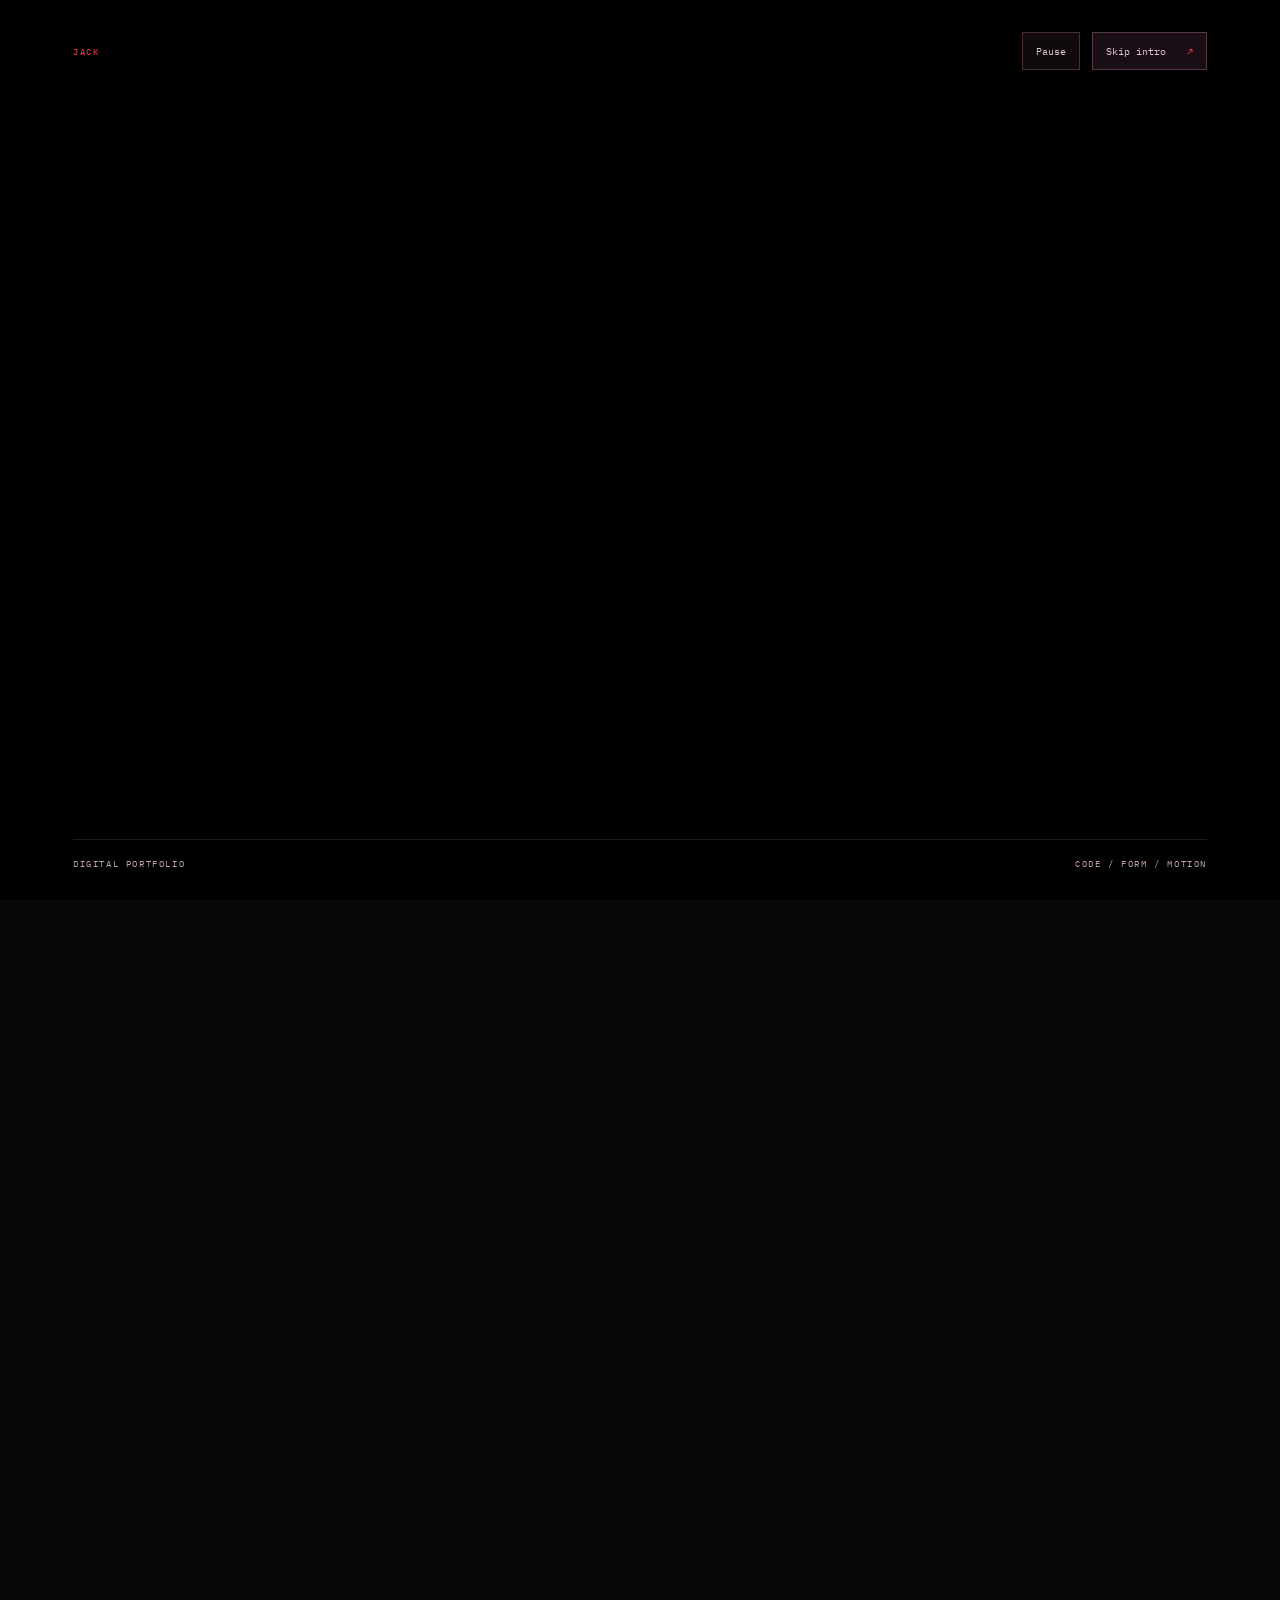
<file: index.html>
<!doctype html>
<html lang="en">
<head>
  <meta charset="utf-8">
  <meta name="viewport" content="width=device-width, initial-scale=1">
  <meta name="theme-color" content="#070708">
  <meta name="description" content="Jack — a digital portfolio of p5.js experiments, TouchDesigner studies, three.js and creative computing.">
  <title>Jack — Digital Portfolio</title>
  <link rel="icon" href="./favicon.svg?v=seamless-line-1" type="image/svg+xml">
  <link rel="stylesheet" href="./styles.css?v=threejs-15">
  <link rel="stylesheet" href="./card-previews.css?v=interactive-14-1">
  <script src="./projects.js?v=seamless-line-1" defer></script>
  <script src="./project-links.js?v=threejs-entry-16" defer></script>
  <script src="./card-previews.js?v=interactive-14-1" defer></script>
  <script src="./app.js?v=threejs-entry-16" defer></script>
  <script src="./portfolio-media.js?v=codeflow-red-9" defer></script>
  <script src="./motion.js?v=responsive-12" defer></script>
  <script src="./codeflow-reveal.js?v=codeflow-9" defer></script>
</head>
<body>
  <a class="skip-link" href="#work">Skip to work</a>
  <div id="hero-scene-viewport" aria-hidden="true">
  <div id="hero-scene" class="hero-media">
    <video id="hero-codeflow-video" loop muted playsinline preload="none" aria-hidden="true"></video>
    <div id="hero-character-layer">
      <img id="hero-poster" src="./hero-video-final.webp?v=seamless-line-1" width="1920" height="1080" alt="" fetchpriority="high">
      <video id="intro-character-video" muted playsinline preload="metadata" aria-hidden="true" hidden></video>
    </div>
  </div>
  </div>
  <div id="intro-name-stage" aria-hidden="true" hidden>
    <video id="intro-name-video" muted playsinline preload="auto" hidden></video>
    <img id="intro-name-still" width="1920" height="1080" alt="" hidden>
  </div>
  <div id="intro-overlay" class="intro-overlay" aria-label="Portfolio opening animation" aria-hidden="true" hidden>
    <div class="intro-topline"><span>JACK</span><div class="intro-actions"><button id="pause-intro" type="button" aria-pressed="false">Pause</button><button id="skip-intro" type="button">Skip intro <span aria-hidden="true">↗</span></button></div></div>
    <div class="intro-bottomline"><span>DIGITAL PORTFOLIO</span><span>CODE / FORM / MOTION</span></div>
  </div>
  <header class="site-header">
    <a class="brand name-brand" href="#top" aria-label="Jack home"><span>Jack</span></a>
    <nav aria-label="Main navigation"><a href="#work" class="nav-work">Work <span>09</span></a><a href="#digital">TouchDesigner</a><a href="#threejs">three.js</a><a href="#about">About</a></nav>
    <a class="header-link" href="https://editor.p5js.org/jkan349/collections/qvees2nPr" target="_blank" rel="noopener noreferrer">p5.js collection <span aria-hidden="true">↗</span></a>
  </header>

  <main id="top">
    <section class="hero" aria-labelledby="hero-title">
      <div class="hero-shade" aria-hidden="true"></div>
      <div class="hero-grid" aria-hidden="true"></div>
      <div class="hero-identity" id="hero-motion-region">
        <div class="identity-frame" aria-hidden="true"><span>+</span><span>+</span><span>+</span><span>+</span></div>
        <canvas id="hero-motion" aria-hidden="true"></canvas>
        <div id="hero-wordmark" class="hero-wordmark"><span class="wordmark-text">Jack</span><img id="hero-wordmark-image" src="./jack-wordmark.webp?v=alpha-name-7" width="1146" height="475" alt="" aria-hidden="true" hidden></div>
        <div class="identity-caption" aria-hidden="true"><span class="status-dot"></span> CODE / FORM / MOTION <span>01 / ∞</span></div>
      </div>
      <div class="hero-copy">
        <div class="eyebrow"><span class="status-dot"></span> JACK KAN / CREATIVE COMPUTING</div>
        <h1 id="hero-title">Digital <em>Portfolio</em><span class="title-point">.</span></h1>
        <p>A space for experiments in code, interaction,<br class="desktop-break"> and digital form. Built one sketch at a time.</p>
        <a class="primary-button" href="#work">Explore the work <span aria-hidden="true">↘</span></a>
        <div class="hero-tags"><span>P5JS</span><i>/</i><span>TOUCHDESIGNER</span><i>/</i><span>THREE.JS</span></div>
      </div>
      <p class="hero-character-title"><strong><span class="sr-only">ITACHI UCHIHA</span><span class="hero-character-typed" aria-hidden="true"><span style="--i:0">I</span><span style="--i:1">T</span><span style="--i:2">A</span><span style="--i:3">C</span><span style="--i:4">H</span><span style="--i:5">I</span><span style="--i:6"> </span><span style="--i:7">U</span><span style="--i:8">C</span><span style="--i:9">H</span><span style="--i:10">I</span><span style="--i:11">H</span><span style="--i:12">A</span></span></strong></p>
      <div class="motion-controls"><button id="replay-intro" type="button" aria-label="Replay intro">↻ Replay intro</button><button id="toggle-motion" type="button" aria-pressed="false">Pause motion</button></div>
      <div class="hero-bottom"><span>CLASS PORTFOLIO <b>—</b> AN OPEN EXPLORATION</span><a href="#work">SCROLL TO DISCOVER <span aria-hidden="true">↓</span></a></div>
    </section>

    <section class="work section-shell" id="work" aria-labelledby="work-title">
      <svg class="feather-defs" width="0" height="0" aria-hidden="true" focusable="false"><defs><linearGradient id="feather-red" x1=".1" y1="1" x2=".85" y2="0"><stop stop-color="#39101c"/><stop offset=".52" stop-color="#9e2538"/><stop offset="1" stop-color="#e64654"/></linearGradient><symbol id="raven-feather" viewBox="0 0 80 180"><path d="M22 148C10 129 12 109 17 91L25 103 20 77C28 53 41 28 56 8C67 37 70 66 65 86L56 94 64 91C62 109 54 126 45 135L43 121 37 144 28 154Z" fill="url(#feather-red)" fill-opacity=".55"/><g fill="none" stroke-linecap="round"><path d="M18 173C26 146 38 92 56 8" stroke="#ed4b59" stroke-width="1.25"/><path d="M26 143 16 119M29 132 16 106M32 120 19 92M35 108 22 79M38 95 28 63M41 82 33 51M44 69 39 39M47 56 45 29M50 42 50 20M28 144 42 132M31 133 50 119M34 121 56 106M37 108 60 91M40 95 64 77M43 82 66 64M46 69 65 51M49 56 63 38M52 41 60 25" stroke="#e34153" stroke-width=".65" opacity=".76"/><path d="M20 168 27 145" stroke="#ff8c93" stroke-width=".65"/></g></symbol></defs></svg>
      <div class="section-heading"><div class="archive-title"><p class="section-kicker">01 / THE ARCHIVE</p><h2 id="work-title">Selected work<span class="accent">.</span></h2><svg class="section-feather feather--archive" aria-hidden="true" focusable="false"><use href="#raven-feather"/></svg></div><p class="section-description">Small experiments. New possibilities.<br>A collection of work from creative coding class.</p></div>
      <div class="archive-toolbar"><div class="filters" role="group" aria-label="Filter projects by medium"><button class="filter active" data-filter="p5js" aria-pressed="true">p5js <span>09</span></button><button class="filter" data-filter="touchdesigner" aria-pressed="false">TouchDesigner <span>00</span></button><button class="filter" data-filter="threejs" aria-pressed="false">three.js <span>00</span></button></div><span class="view-label" aria-hidden="true"><span>▦</span> GRID VIEW</span></div>
      <p class="sr-only" id="filter-status" role="status" aria-live="polite"></p>
      <div class="project-grid" id="project-grid"></div>
      <div class="empty-medium" id="empty-medium" hidden><div class="empty-symbol" aria-hidden="true"><b id="empty-symbol-label">TD</b><span>+</span></div><div><p class="section-kicker" id="empty-kicker">TOUCHDESIGNER / COMING SOON</p><h3 id="empty-title">A new signal is on its way.</h3><p id="empty-description">Future TouchDesigner work will appear here. For now, explore the p5js collection.</p><button class="text-button" id="show-p5js" type="button">Explore p5js <span aria-hidden="true">↗</span></button><a class="text-button threejs-link" id="empty-add-work" href="./manage.html?medium=threejs" hidden>Add a three.js work <span aria-hidden="true">↗</span></a></div></div>
      <noscript><p class="noscript">Enable JavaScript for the interactive archive, or <a href="https://editor.p5js.org/jkan349/collections/qvees2nPr">view all nine works on p5.js ↗</a>.</p></noscript>
      <div class="archive-end"><span><span class="status-dot"></span> <span id="archive-count">09</span> EXPERIMENTS & COUNTING</span><a href="https://editor.p5js.org/jkan349/collections/qvees2nPr" target="_blank" rel="noopener noreferrer">View the original collection <span aria-hidden="true">↗</span></a></div>
    </section>

    <section class="digital section-shell" id="digital" aria-labelledby="digital-title"><div class="digital-signal" aria-hidden="true"><span>+</span><div class="signal-orbit"></div><b>TD</b><span>+</span></div><div class="digital-copy"><p class="section-kicker">02 / THE NEXT MEDIUM</p><h2 id="digital-title">TouchDesigner<span class="accent">.</span><br>A new signal.</h2><p>A space for future TouchDesigner experiments<br class="desktop-break"> in real-time visuals and digital motion.</p><span class="outlined-label"><span class="status-dot"></span> WORK TO BE ADDED</span></div><svg class="section-feather feather--digital" aria-hidden="true" focusable="false"><use href="#raven-feather"/></svg><span class="digital-index" aria-hidden="true">NEXT / 02</span></section>

    <section class="digital threejs section-shell" id="threejs" aria-labelledby="threejs-title">
      <div class="threejs-visual" aria-hidden="true">
        <span class="threejs-axis threejs-axis--top">Y / +1.00</span>
        <svg viewBox="0 0 320 260" fill="none" focusable="false">
          <path class="threejs-guide" d="M30 130H290M160 20V240M50 212 270 48M50 48 270 212"/>
          <path class="threejs-back" d="m160 40-84 48v88l84 48 84-48V88Z M76 88l84 48 84-48M160 136v88"/>
          <path class="threejs-face" d="m160 40 84 48-84 48-84-48Z"/>
          <path class="threejs-edge" d="m160 40-84 48v88l84 48 84-48V88Z M76 176l84-48 84 48M160 40v88"/>
          <g class="threejs-vertices"><circle cx="160" cy="40" r="3"/><circle cx="76" cy="88" r="3"/><circle cx="244" cy="88" r="3"/><circle cx="160" cy="128" r="4"/><circle cx="76" cy="176" r="3"/><circle cx="244" cy="176" r="3"/><circle cx="160" cy="224" r="3"/></g>
        </svg>
        <span class="threejs-axis threejs-axis--bottom">X / Y / Z <i>WEBGL</i></span>
      </div>
      <div class="digital-copy"><p class="section-kicker">03 / ANOTHER DIMENSION</p><h2 id="threejs-title">three.js<span class="accent">.</span><br>Beyond the flat.</h2><p>A space for interactive worlds, shaders,<br class="desktop-break"> and 3D experiments in the browser.</p><span class="outlined-label"><span class="status-dot"></span> <span id="threejs-work-state">WORK TO BE ADDED</span></span><a class="text-button threejs-link" href="#work" data-medium-target="threejs">View three.js work <span aria-hidden="true">↗</span></a><a class="text-button threejs-link" href="./manage.html?medium=threejs">Add a three.js work <span aria-hidden="true">＋</span></a></div>
      <svg class="section-feather feather--digital" aria-hidden="true" focusable="false"><use href="#raven-feather"/></svg><span class="digital-index" aria-hidden="true">SPACE / 03</span>
    </section>

    <section class="about section-shell" id="about" aria-labelledby="about-title"><div><p class="section-kicker">04 / THE PERSON BEHIND THE PIXELS</p><h2 id="about-title">Hi, I'm Jack<span class="accent">.</span><br>Making things move.</h2><div class="about-feather-detail" aria-hidden="true"><span></span><svg class="section-feather feather--about" focusable="false"><use href="#raven-feather"/></svg></div></div><div class="about-copy"><p>I’m exploring what happens when code becomes a creative medium. This portfolio brings together my class assignments, playful tests, and experiments in p5.js.</p><p>From portraits made with simple shapes to moving particles and three-dimensional studies, each sketch is another way to learn by making.</p><div class="about-links"><a href="https://github.com/CyberJJack" target="_blank" rel="noopener noreferrer">GitHub <span aria-hidden="true">↗</span></a><a href="https://editor.p5js.org/jkan349" target="_blank" rel="noopener noreferrer">p5.js <span aria-hidden="true">↗</span></a></div></div></section>
  </main>

  <footer class="site-footer"><a class="brand name-brand" href="#top" aria-label="Jack home"><span>Jack</span></a><p>JACK KAN <span>/</span> CODE. PLAY. REPEAT.</p><a href="#top">BACK TO TOP <span aria-hidden="true">↑</span></a></footer>

  <dialog id="project-dialog" aria-labelledby="detail-title"><div class="dialog-top"><span id="detail-index" class="section-kicker"></span><button id="close-dialog" class="icon-button" aria-label="Close project">✕</button></div><div class="detail-layout"><div class="detail-preview"><div id="preview-host"></div><div class="preview-bottom"><span><span class="status-dot"></span> <span id="detail-runtime-label">LIVE P5.JS SKETCH</span></span><a id="detail-full" target="_blank" rel="noopener noreferrer">Open full size ↗</a></div></div><div class="detail-copy"><p class="section-kicker" id="detail-category"></p><h2 id="detail-title"></h2><p id="detail-description"></p><div class="instruction-box"><span>TRY IT</span><p id="detail-instructions"></p></div><dl><div><dt>MEDIUM</dt><dd id="detail-medium">p5.js / JavaScript</dd></div><div><dt>COLLECTION</dt><dd>Coding Class1</dd></div><div><dt>ORIGINAL TITLE</dt><dd id="detail-original"></dd></div></dl><a id="detail-source" class="primary-button" target="_blank" rel="noopener noreferrer"><span id="detail-source-label" style="font:inherit">View source code</span> <span aria-hidden="true">↗</span></a><p class="preview-note">Running the original sketch with p5.js. Use “Open full size” for more space, or view its original source in the editor.</p></div></div><div class="dialog-bottom"><button id="previous-project">← Previous</button><span id="detail-position"></span><button id="next-project">Next →</button></div></dialog>
</body>
</html>
</file>
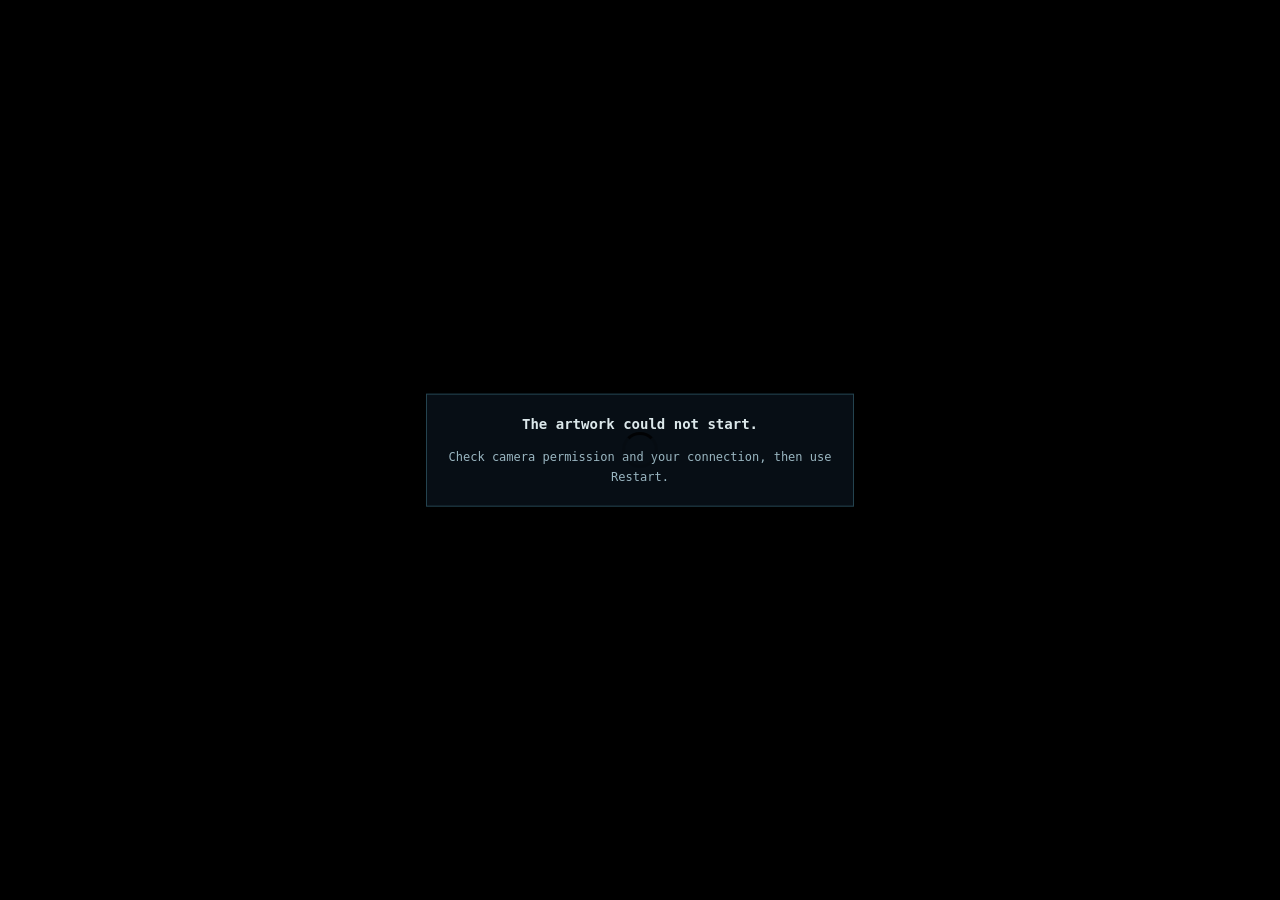
<file: imported-I1NmzFSh3.html>
<!doctype html>
<html lang="en">
  <head>
    <meta charset="utf-8">
    <meta name="viewport" content="width=device-width, initial-scale=1">
    <title>Robot Control With AI · jkan349</title>
    <link rel="stylesheet" href="./imported-I1NmzFSh3.css">
    <link rel="stylesheet" href="./imported-runtime.css?v=interactive-cards-14">
    <script src="./assets/p5-2.3.4.min.js"></script>
    <script src="./assets/ml5-1.4.0.min.js"></script>
  </head>
  <body>
    <main aria-label="Original p5.js artwork"></main>
    <div id="imported-status" role="status" aria-live="polite"><strong>Loading artwork…</strong><p>Allow camera access when prompted. The hand-tracking model may take a moment to load.</p></div>
    <script src="./sketch-I1NmzFSh3.js"></script>
    <script src="./imported-runtime.js?v=interactive-cards-14"></script>
  </body>
</html>
</file>
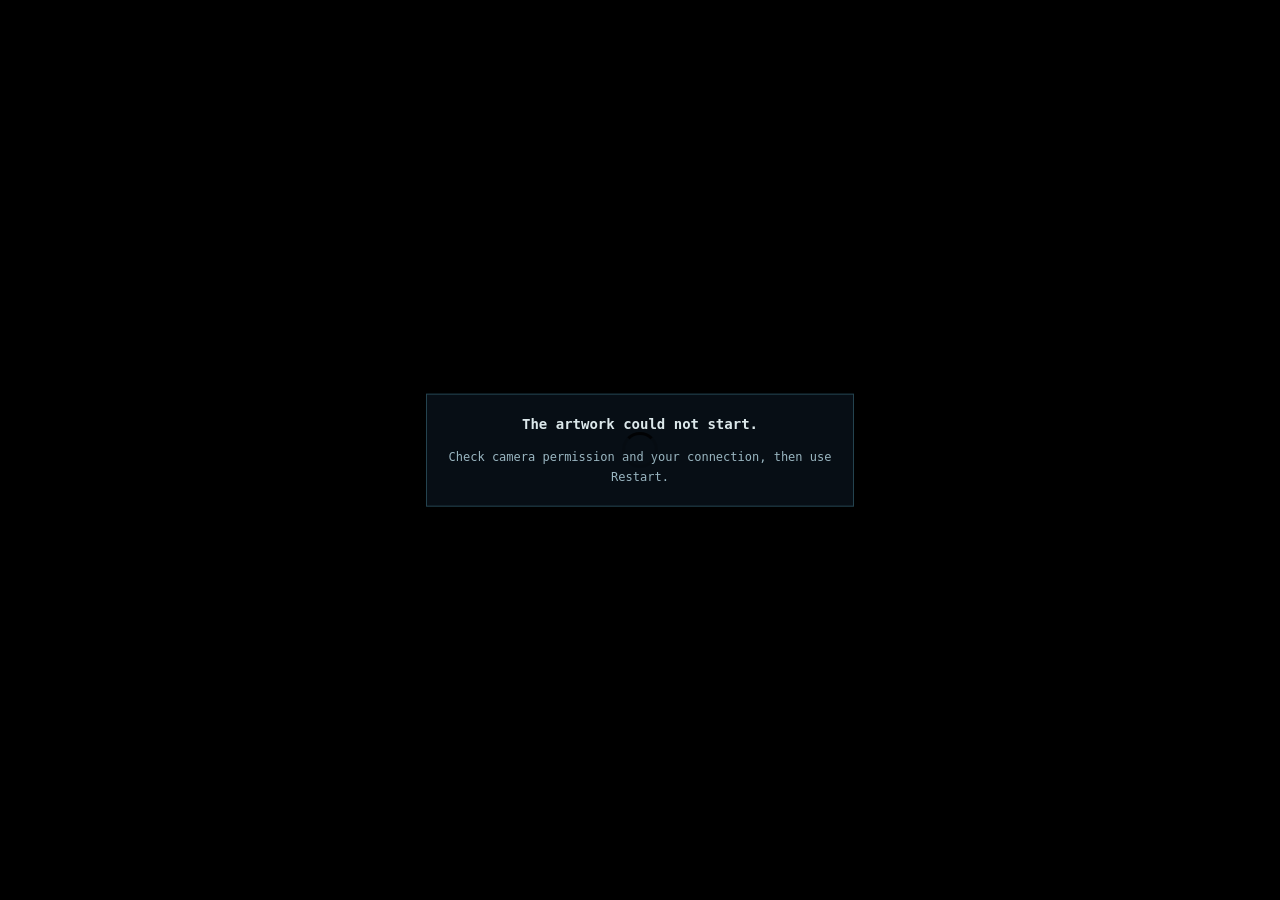
<file: imported-KnCmwGAff.html>
<!doctype html>
<html lang="en">
  <head>
    <meta charset="utf-8">
    <meta name="viewport" content="width=device-width, initial-scale=1">
    <title>Hand Pose Test · jkan349</title>
    <link rel="stylesheet" href="./imported-KnCmwGAff.css">
    <link rel="stylesheet" href="./imported-runtime.css?v=interactive-cards-14">
    <script src="./assets/p5-2.3.4.min.js"></script>
    <script src="./assets/ml5-1.4.0.min.js"></script>
  </head>
  <body>
    <main aria-label="Original p5.js artwork"></main>
    <div id="imported-status" role="status" aria-live="polite"><strong>Loading artwork…</strong><p>Allow camera access when prompted. The hand-tracking model may take a moment to load.</p></div>
    <script src="./sketch-KnCmwGAff.js"></script>
    <script src="./imported-runtime.js?v=interactive-cards-14"></script>
  </body>
</html>
</file>
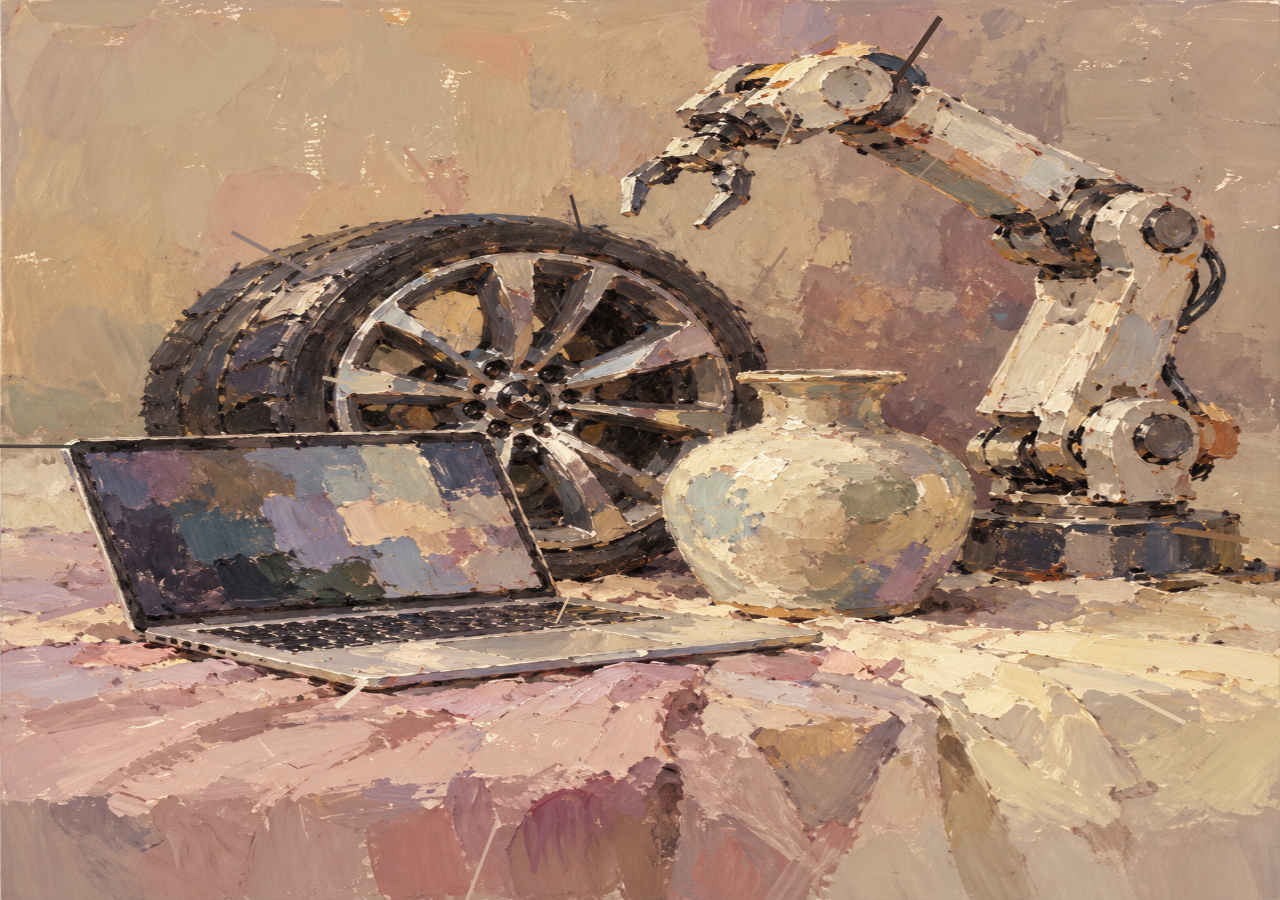
<file: imported-NolU8wAo-.html>
<!doctype html>
<html lang="en">
  <head>
    <meta charset="utf-8">
    <meta name="viewport" content="width=device-width, initial-scale=1">
    <title>image.circle.explosion · jkan349</title>
    <link rel="stylesheet" href="./imported-NolU8wAo-.css">
    <link rel="stylesheet" href="./imported-runtime.css?v=interactive-cards-14">
    <script src="./assets/p5-2.3.4.min.js"></script>
  </head>
  <body>
    <main aria-label="Original p5.js artwork"></main>
    <div id="imported-status" role="status" aria-live="polite"><strong>Loading artwork…</strong><p>Loading the original image and sketch.</p></div>
    <script src="./sketch-NolU8wAo-.js"></script>
    <script>/* Asset-path adapter only: keep the original sketch source unchanged. */ imgFile = "./assets/image.png";</script>
    <script src="./imported-runtime.js?v=interactive-cards-14"></script>
  </body>
</html>
</file>
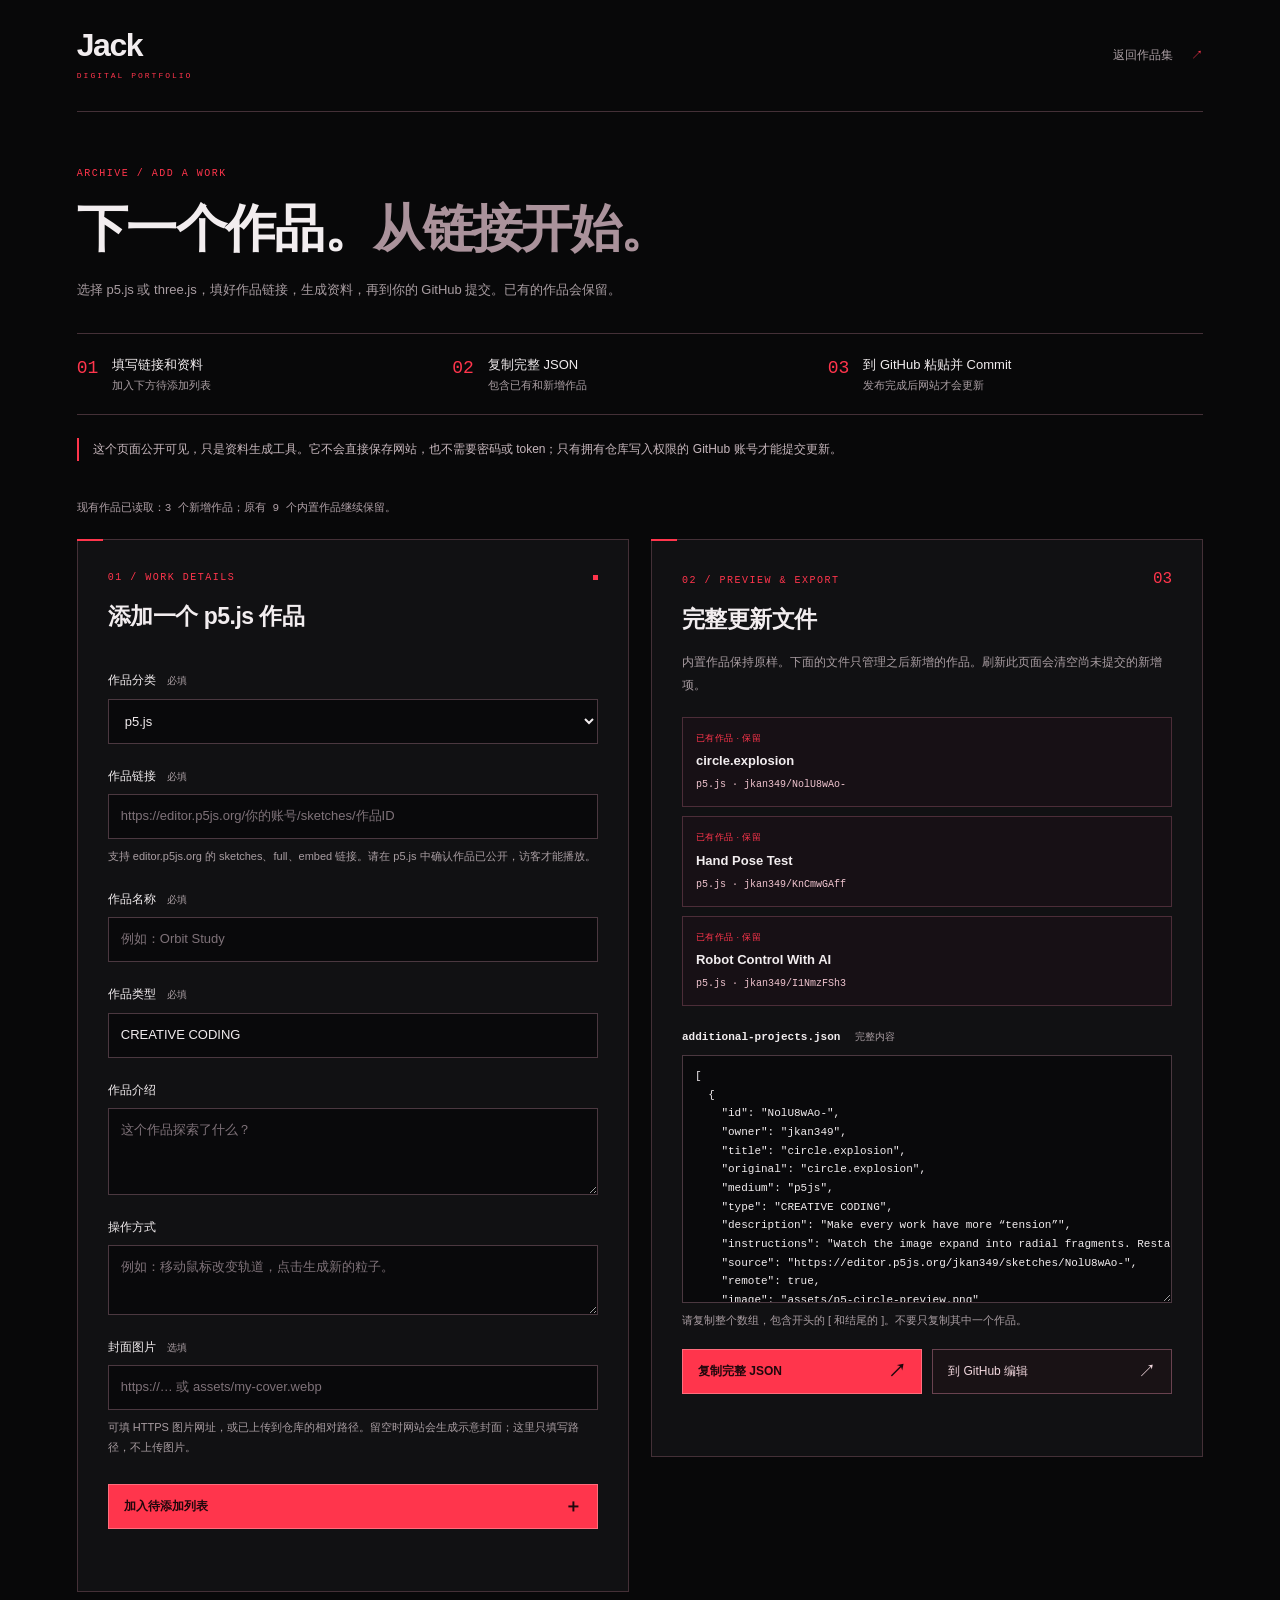
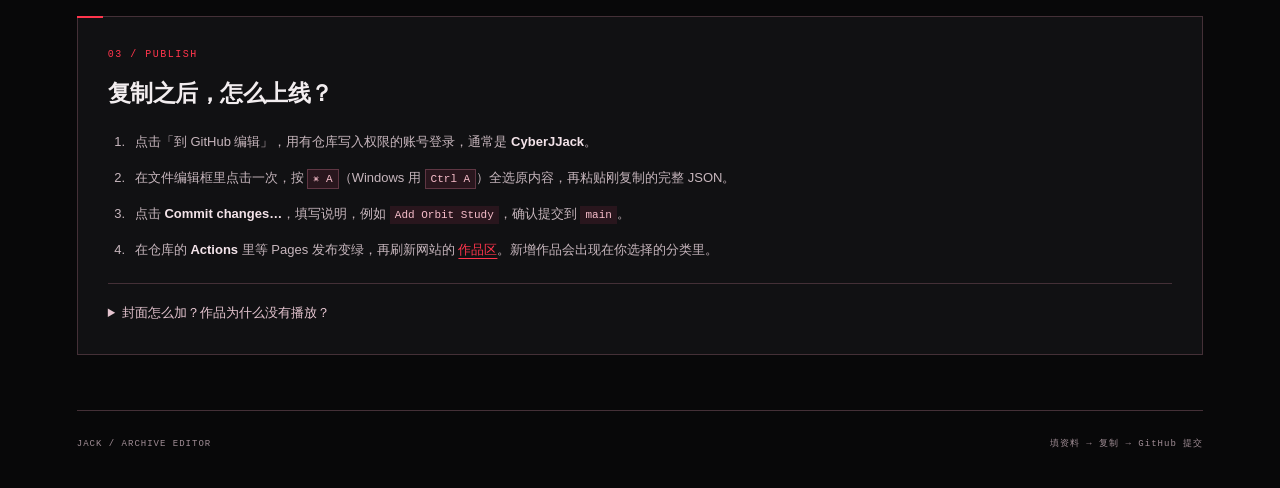
<file: manage.html>
<!doctype html>
<html lang="zh-CN">
<head>
  <meta charset="utf-8">
  <meta name="viewport" content="width=device-width,initial-scale=1">
  <meta name="robots" content="noindex,nofollow">
  <meta name="color-scheme" content="dark">
  <title>添加作品 · Jack</title>
  <link rel="stylesheet" href="./manage.css?v=threejs-entry-16">
  <script defer src="./projects.js"></script>
  <script defer src="./project-links.js?v=threejs-entry-16"></script>
  <script defer src="./manage.js?v=threejs-entry-16"></script>
</head>
<body>
  <header class="page-header">
    <a class="brand" href="./">Jack<span>DIGITAL PORTFOLIO</span></a>
    <a class="back-link" href="./#work">返回作品集 <span aria-hidden="true">↗</span></a>
  </header>
  <main>
    <section class="introduction" aria-labelledby="page-title">
      <p class="kicker">ARCHIVE / ADD A WORK</p>
      <h1 id="page-title">下一个作品。<span>从链接开始。</span></h1>
      <p class="intro-copy">选择 p5.js 或 three.js，填好作品链接，生成资料，再到你的 GitHub 提交。已有的作品会保留。</p>
      <ol class="steps" aria-label="添加作品的三个步骤">
        <li><b>01</b><span>填写链接和资料<strong>加入下方待添加列表</strong></span></li>
        <li><b>02</b><span>复制完整 JSON<strong>包含已有和新增作品</strong></span></li>
        <li><b>03</b><span>到 GitHub 粘贴并 Commit<strong>发布完成后网站才会更新</strong></span></li>
      </ol>
      <p class="notice">这个页面公开可见，只是资料生成工具。它不会直接保存网站，也不需要密码或 token；只有拥有仓库写入权限的 GitHub 账号才能提交更新。</p>
    </section>

    <p id="load-status" class="load-status" role="status">正在读取现有作品，请稍候…</p>

    <div class="editor-layout">
      <section class="panel" aria-labelledby="form-title">
        <div class="panel-top"><p class="kicker">01 / WORK DETAILS</p><span class="panel-dot" aria-hidden="true"></span></div>
        <h2 id="form-title">添加一个 p5.js 作品</h2>
        <form id="work-form">
          <fieldset id="work-fields" disabled>
            <label for="work-medium">作品分类 <span>必填</span></label>
            <select id="work-medium" name="medium"><option value="p5js">p5.js</option><option value="threejs">three.js</option></select>

            <label for="work-link">作品链接 <span>必填</span></label>
            <input id="work-link" name="link" type="url" required maxlength="2048" autocomplete="off" placeholder="https://editor.p5js.org/你的账号/sketches/作品ID" aria-describedby="link-help">
            <p id="link-help" class="field-help">支持 editor.p5js.org 的 sketches、full、embed 链接。请在 p5.js 中确认作品已公开，访客才能播放。</p>

            <label for="work-title">作品名称 <span>必填</span></label>
            <input id="work-title" name="title" required maxlength="120" placeholder="例如：Orbit Study">

            <label for="work-type">作品类型 <span>必填</span></label>
            <input id="work-type" name="type" required maxlength="80" value="CREATIVE CODING" placeholder="例如：INTERACTIVE SYSTEM">

            <label for="work-description">作品介绍</label>
            <textarea id="work-description" name="description" rows="3" maxlength="2000" placeholder="这个作品探索了什么？"></textarea>

            <label for="work-instructions">操作方式</label>
            <textarea id="work-instructions" name="instructions" rows="2" maxlength="1000" placeholder="例如：移动鼠标改变轨道，点击生成新的粒子。"></textarea>

            <label for="work-image">封面图片 <span>选填</span></label>
            <input id="work-image" name="image" maxlength="2048" autocomplete="off" placeholder="https://… 或 assets/my-cover.webp" aria-describedby="image-help">
            <p id="image-help" class="field-help">可填 HTTPS 图片网址，或已上传到仓库的相对路径。留空时网站会生成示意封面；这里只填写路径，不上传图片。</p>

            <button class="primary-button" type="submit">加入待添加列表 <span aria-hidden="true">＋</span></button>
          </fieldset>
          <p id="form-status" class="form-status" role="status" aria-live="polite"></p>
        </form>
      </section>

      <section class="panel output-panel" aria-labelledby="draft-title">
        <div class="panel-top"><p class="kicker">02 / PREVIEW &amp; EXPORT</p><span id="draft-count" class="count">00</span></div>
        <h2 id="draft-title">完整更新文件</h2>
        <p class="panel-copy">内置作品保持原样。下面的文件只管理之后新增的作品。刷新此页面会清空尚未提交的新增项。</p>
        <div id="work-list" class="work-list" aria-label="已有和待添加作品"></div>
        <label for="json-output" class="json-label">additional-projects.json <span>完整内容</span></label>
        <textarea id="json-output" readonly spellcheck="false" rows="12" aria-describedby="output-help"></textarea>
        <p id="output-help" class="field-help">请复制整个数组，包含开头的 [ 和结尾的 ]。不要只复制其中一个作品。</p>
        <div class="export-actions">
          <button id="copy-json" class="primary-button" type="button" disabled>复制完整 JSON <span aria-hidden="true">↗</span></button>
          <a id="edit-github" class="secondary-button" href="https://github.com/CyberJck/class-portfolio/edit/main/additional-projects.json" target="_blank" rel="noopener noreferrer">到 GitHub 编辑 <span aria-hidden="true">↗</span></a>
        </div>
        <p id="copy-status" class="form-status" role="status" aria-live="polite"></p>
      </section>
    </div>

    <section class="tutorial panel" aria-labelledby="tutorial-title">
      <p class="kicker">03 / PUBLISH</p>
      <h2 id="tutorial-title">复制之后，怎么上线？</h2>
      <ol>
        <li>点击「到 GitHub 编辑」，用有仓库写入权限的账号登录，通常是 <strong>CyberJJack</strong>。</li>
        <li>在文件编辑框里点击一次，按 <kbd>⌘ A</kbd>（Windows 用 <kbd>Ctrl A</kbd>）全选原内容，再粘贴刚复制的完整 JSON。</li>
        <li>点击 <strong>Commit changes…</strong>，填写说明，例如 <code>Add Orbit Study</code>，确认提交到 <code>main</code>。</li>
        <li>在仓库的 <strong>Actions</strong> 里等 Pages 发布变绿，再刷新网站的 <a href="./#work">作品区</a>。新增作品会出现在你选择的分类里。</li>
      </ol>
      <details>
        <summary>封面怎么加？作品为什么没有播放？</summary>
        <p>封面先通过 GitHub 的 Add file → Upload files 上传到 <code>assets/</code>，提交后再在表单里填写 <code>assets/文件名.webp</code>。也可以填可公开访问的 HTTPS 图片网址。</p>
        <p>新作品通过 p5.js 原链接实时播放，所以要在 p5.js 中保持公开。先用浏览器无痕窗口打开作品链接，确认没有登录也能看到。此工具不会复制 p5.js 的源码或文件。</p>
        <p>three.js 请先把作品发布成可公开访问的 HTTPS 网页，再填写运行页地址。网页需要允许 iframe 嵌入才能在卡片和详情中播放；若托管方阻止嵌入，可使用「Open original」打开原网页。这个工具只添加链接和作品资料，不会替你上传 three.js 项目的模型、贴图或代码。</p>
        <p>每次加作品前先重新打开本页面，等「现有作品已读取」出现后再添加。如果加载失败，请先检查文件；不要用空数组覆盖已有资料。</p>
      </details>
    </section>
  </main>
  <footer><span>JACK / ARCHIVE EDITOR</span><span>填资料 → 复制 → GitHub 提交</span></footer>
</body>
</html>
</file>
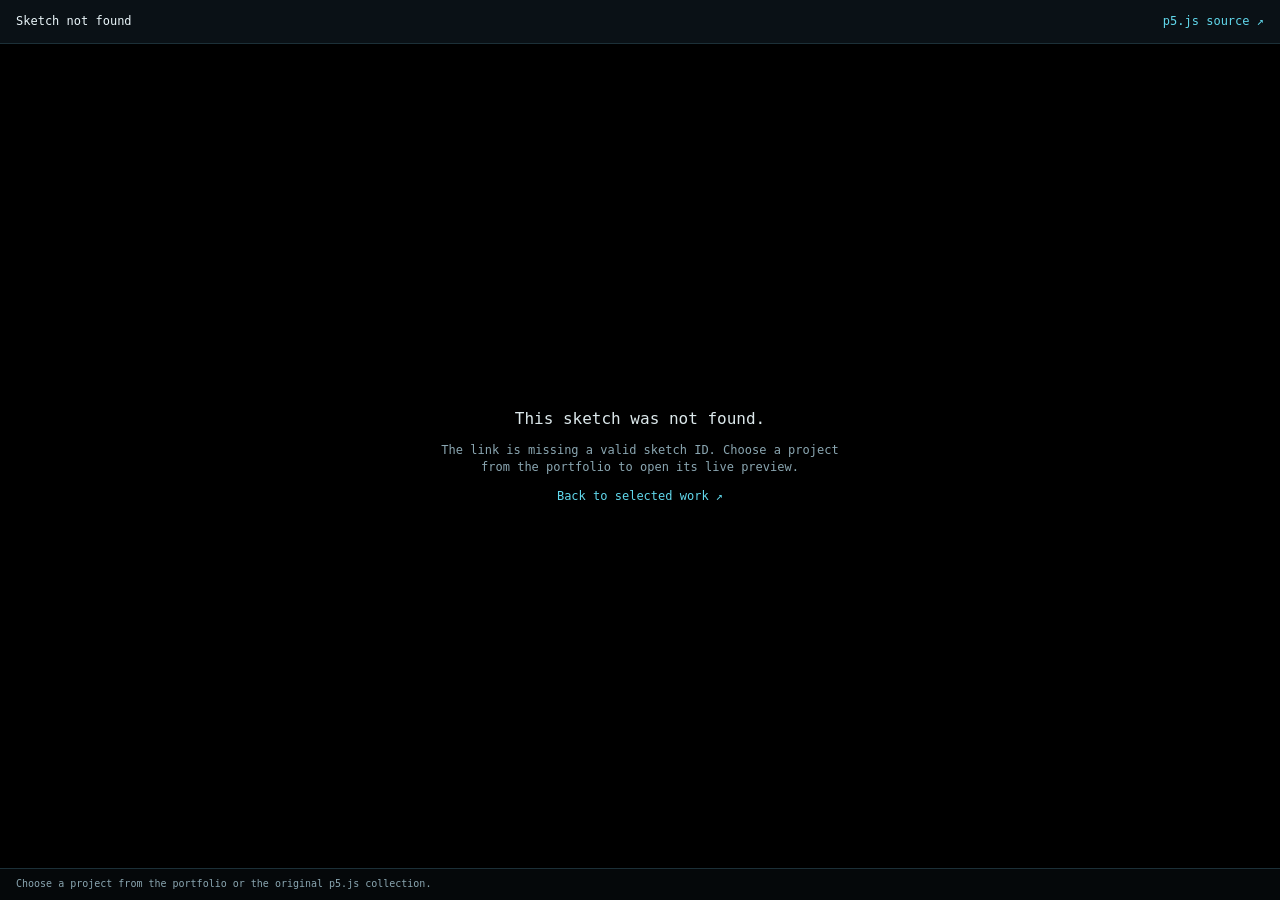
<file: sketch.html>
<!doctype html>
<html lang="en">
  <head>
    <meta charset="utf-8">
    <meta name="viewport" content="width=device-width, initial-scale=1">
    <meta name="color-scheme" content="dark">
    <meta name="description" content="Interactive artwork from Jack's digital portfolio.">
    <title>Artwork viewer · Jack</title>
    <style>
      * { box-sizing: border-box; }
      html, body { margin: 0; width: 100%; height: 100%; }
      body { display: flex; flex-direction: column; overflow: hidden; background: #05080a; color: #dce8eb; font: 12px/1.4 ui-monospace, SFMono-Regular, Menlo, Consolas, monospace; }
      .viewer-bar { flex: 0 0 auto; display: flex; align-items: center; justify-content: space-between; gap: 16px; min-height: 44px; padding: 10px 16px; border-bottom: 1px solid #1c3038; background: #0a1116; }
      .viewer-title { overflow: hidden; margin: 0; color: #eaf6fa; font-size: 12px; font-weight: 500; text-overflow: ellipsis; white-space: nowrap; }
      .viewer-links { display: flex; gap: 18px; flex-shrink: 0; }
      a, button { color: #61d8ec; text-decoration: none; }
      a:hover, button:hover { color: #fff; }
      a:focus-visible, button:focus-visible { outline: 2px solid #61d8ec; outline-offset: 4px; }
      button { border: 0; padding: 0; background: none; cursor: pointer; font: inherit; }
      #stage { position: relative; display: grid; flex: 1 1 auto; width: 100%; min-height: 0; place-items: center; overflow: hidden; background: #000; }
      #stage canvas { display: block; width: auto !important; height: auto !important; max-width: 100%; max-height: 100%; }
      #stage iframe { position: absolute; inset: 0; display: block; width: 100%; height: 100%; border: 0; background: #fff; }
      .viewer-hint { flex: 0 0 auto; min-height: 32px; margin: 0; padding: 8px 16px; border-top: 1px solid #1c3038; color: #8aa6b1; font-size: 10px; }
      #status { position: absolute; z-index: 2; max-width: 420px; margin: 28px; text-align: center; }
      #status[hidden] { display: none; }
      #status strong { display: block; margin-bottom: 10px; color: #dce8eb; font-size: 16px; font-weight: 500; }
      #status p { color: #8aa6b1; }
      .camera-start { display: block; min-height: 44px; margin: 20px auto 16px; padding: 11px 16px; border: 1px solid #31515e; border-radius: 3px; background: #10232c; }
      .inline-preview .viewer-bar, .inline-preview .viewer-hint { display: none; }
      .inline-preview #status { margin: 12px; max-width: calc(100% - 24px); font-size: 10px; line-height: 1.4; }
      .inline-preview #status strong { font-size: 12px; margin-bottom: 6px; }
      .inline-preview #status p { margin: 6px 0; }
      .inline-preview .camera-start { min-height: 36px; margin: 10px auto 8px; padding: 8px 9px; font-size: 10px; }
      .inline-preview #status a { font-size: 10px; }
      .web-original-link { display: none; }
      .inline-preview .web-original-link { display: block; position: absolute; z-index: 3; top: 8px; left: 8px; max-width: calc(100% - 80px); min-height: 30px; padding: 7px 8px; overflow: hidden; color: #ffd2dc; background: #110c12ed; border: 1px solid #a642585c; font-size: 9px; line-height: 14px; text-overflow: ellipsis; white-space: nowrap; }
      .web-work a, .web-work button { color: #ff8092; }
      .web-work a:focus-visible, .web-work button:focus-visible { outline-color: #ff8092; }
      .web-work .viewer-bar, .web-work .viewer-hint { background: #100b10; border-color: #442732; }
      .web-work #status { pointer-events: none; padding: 12px; background: #100b10e8; border: 1px solid #442732; }
      .web-work #status a { pointer-events: auto; }
      @media (max-width: 250px) {
        .inline-preview #status.camera-prompt strong, .inline-preview #status.camera-prompt p { display: none; }
        .inline-preview .camera-start { min-height: 34px; margin: 8px auto; padding: 8px; font-size: 9px; }
        .inline-preview #status a { font-size: 9px; }
      }
      @media (max-width: 480px) {
        .viewer-bar { gap: 8px; padding: 10px; }
        .viewer-links { gap: 10px; font-size: 10px; }
        .viewer-hint { padding: 7px 10px; }
      }
    </style>
    <script src="./project-links.js?v=threejs-entry-16" defer></script>
    <script src="./sketch-runtime.js?v=threejs-entry-16" defer></script>
  </head>
  <body>
    <header class="viewer-bar">
      <h1 class="viewer-title" id="sketch-title">p5.js coursework · jkan349</h1>
      <nav class="viewer-links" aria-label="Sketch controls">
        <button id="restart" type="button" hidden>Restart</button>
        <a id="source-link" href="https://editor.p5js.org/jkan349/collections/qvees2nPr" target="_blank" rel="noopener noreferrer">p5.js source ↗</a>
      </nav>
    </header>
    <main id="stage" aria-label="Live p5.js sketch">
      <div id="status" role="status" aria-live="polite"><strong>Loading sketch…</strong><p>Original coursework by jkan349.</p></div>
    </main>
    <p class="viewer-hint" id="sketch-hint">Original p5.js 2.3.2 sketch · jkan349</p>
    <noscript>This interactive sketch needs JavaScript. <a href="https://editor.p5js.org/jkan349/collections/qvees2nPr">Open the original p5.js collection.</a></noscript>
  </body>
</html>
</file>
<file: styles.css>
@import url('https://fonts.googleapis.com/css2?family=Barlow+Condensed:wght@500;600;700;800&family=DM+Sans:wght@400;450;500;550;600;650;700&family=IBM+Plex+Mono:wght@400;500;600&display=swap');

:root{--bg:#070708;--panel:#151517;--panel-light:#202023;--ink:#f0eded;--muted:#aaa6a9;--accent:#ff3c4e;--accent-deep:#bc2333;--line:rgba(202,190,193,.18);--mono:'IBM Plex Mono',monospace;--sans:'DM Sans',Arial,sans-serif;--display:'Barlow Condensed','Arial Narrow',sans-serif;color-scheme:dark}
*{box-sizing:border-box}html{scroll-behavior:smooth;scroll-padding-top:92px}body{margin:0;background:var(--bg);color:var(--ink);font-family:var(--sans);font-size:15px;-webkit-font-smoothing:antialiased}button,a{-webkit-tap-highlight-color:transparent}a{color:inherit;text-decoration:none}button{font:inherit;color:inherit;cursor:pointer}button:focus-visible,a:focus-visible{outline:2px solid var(--accent);outline-offset:5px}button{border:0}::selection{background:var(--accent);color:#120507}.accent{color:var(--accent)}.sr-only{position:absolute;width:1px;height:1px;overflow:hidden;clip-path:inset(50%);white-space:nowrap}.skip-link{position:fixed;top:-70px;left:20px;padding:14px;background:var(--accent);color:#120507;z-index:100}.skip-link:focus{top:12px}
.site-header{height:84px;padding:0 5.7%;display:flex;align-items:center;justify-content:space-between;gap:20px;border-bottom:1px solid var(--line);position:relative;z-index:2;background:#0b0b0d}.brand{display:flex;align-items:center;gap:12px;font-weight:750;font-size:23px;letter-spacing:-.8px}.brand-icon{width:32px;height:32px;border:1px solid var(--accent);display:grid;place-items:center;color:var(--accent);font-size:22px;font-weight:450;transform:skew(-6deg)}.brand sup{font-size:9px;vertical-align:top;margin:3px 0 0 5px;display:inline-block;color:var(--muted)}.site-header nav{display:flex;gap:38px;font-size:13px;align-items:center}.site-header nav a{position:relative;color:#c6bfc1;transition:color .2s}.site-header nav a:hover{color:var(--accent)}.site-header nav .nav-work{color:var(--ink)}.nav-work:before{content:'';position:absolute;width:4px;height:4px;background:var(--accent);left:-11px;top:7px}.site-header nav span{font:9px var(--mono);margin-left:5px;color:var(--accent)}.header-link{font:11px var(--mono);display:flex;gap:21px;align-items:center;color:#c5bfc2}.header-link>span{color:var(--accent);font-size:22px}
.hero{min-height:680px;position:relative;isolation:isolate;border-bottom:1px solid var(--line);overflow:hidden;display:flex;align-items:center}.hero-grid{position:absolute;inset:0;z-index:-2;background-image:linear-gradient(var(--line) 1px,transparent 1px),linear-gradient(90deg,var(--line) 1px,transparent 1px);background-size:74px 74px;opacity:.16;mask-image:linear-gradient(90deg,#000,transparent 77%)}.hero-art{position:absolute;width:59%;height:100%;right:0;top:0;z-index:-1}.hero-art:after{content:'';position:absolute;inset:0;background:linear-gradient(90deg,var(--bg),transparent 25%),linear-gradient(0deg,var(--bg),transparent 16%);pointer-events:none}.hero-art img{width:100%;height:100%;object-fit:cover;object-position:50% 49%;opacity:.92}.art-cross{font:22px var(--mono);position:absolute;color:#aaa0a3;z-index:1}.cross-a{left:15%;top:14%}.cross-b{right:10%;bottom:19%}.art-caption{position:absolute;bottom:104px;left:20%;right:8%;z-index:2;display:flex;align-items:center;gap:7px;font:9px var(--mono);letter-spacing:1px;color:#c2b9bc}.art-caption>span:last-child{margin-left:auto;white-space:nowrap;color:#a79a9e}.hero-copy{padding:60px 0 106px 7.5%;width:64%}.eyebrow{font:10px var(--mono);letter-spacing:1.3px;display:flex;align-items:center;gap:10px;color:#cec5c7}.status-dot{display:inline-block;width:5px;height:5px;border-radius:50%;background:var(--accent);box-shadow:0 0 10px #ff3c4e55;vertical-align:middle;flex-shrink:0}h1{font-family:var(--display);font-size:clamp(72px,7.55vw,116px);font-weight:600;letter-spacing:-1.8px;line-height:.97;margin:33px 0 23px;text-transform:uppercase}h1 em{font-style:normal;color:var(--accent)}.title-point{color:var(--accent);font-family:var(--mono);font-size:.65em;font-weight:400;letter-spacing:-.12em;display:inline-block;transform:translateY(-7px)}.hero-copy>p{font-size:14px;color:#b6adb0;line-height:1.8;margin-bottom:31px}.primary-button{display:inline-flex;align-items:center;justify-content:space-between;gap:40px;background:var(--accent);color:#16070a;font-size:12px;font-weight:650;padding:16px 19px;min-height:49px;transition:background .2s,transform .2s}.primary-button:hover{background:#ff7080;transform:translateY(-2px)}.primary-button>span{font-size:19px;font-weight:400}.hero-tags{margin-top:35px;display:flex;gap:12px;align-items:center;font:8px var(--mono);letter-spacing:.65px;color:#aaa0a3}.hero-tags i{color:#625054;font-style:normal}.hero-bottom{position:absolute;bottom:0;left:5.7%;right:5.7%;height:66px;display:flex;align-items:center;justify-content:space-between;border-top:1px solid var(--line);font:8px var(--mono);letter-spacing:1px;color:#a29599}.hero-bottom b{color:var(--accent);margin:0 9px;font-weight:400}.hero-bottom a{display:flex;gap:18px;align-items:center}.hero-bottom a span{font-size:19px;color:var(--accent)}
.section-shell{padding-left:7.5%;padding-right:7.5%;max-width:1800px;margin:0 auto}.work{padding-top:83px;padding-bottom:68px}.section-heading{display:flex;align-items:flex-end;justify-content:space-between;gap:30px;margin-bottom:37px}.section-kicker{font:9px var(--mono);letter-spacing:1.1px;color:#ada0a5;margin:0 0 15px}h2{font-family:var(--display);font-weight:500;font-size:51px;letter-spacing:-.5px;line-height:1.05;margin:0}.section-description{font-size:12px;line-height:1.8;color:#afa4a8;margin:0 0 4px}.archive-toolbar{padding:0 0 20px;border-bottom:1px solid var(--line);display:flex;justify-content:space-between;align-items:center;gap:15px;margin-bottom:28px}.filters{display:flex;gap:6px;flex-wrap:wrap}.filter{background:none;color:#b2a5aa;font-size:11px;padding:10px 13px;min-height:37px;transition:color .2s,background .2s;white-space:nowrap}.filter span{font:8px var(--mono);margin-left:6px;color:#a18a93}.filter.active{background:#2b191e;color:var(--accent);box-shadow:inset 0 0 0 1px #73414c}.filter.active span{color:var(--accent)}.filter:hover{color:var(--accent)}.view-label{font:8px var(--mono);letter-spacing:.8px;color:#a18e95;white-space:nowrap}.view-label span{color:var(--accent);font-size:17px;margin-right:9px}.project-grid{display:grid;grid-template-columns:repeat(3,minmax(0,1fr));gap:29px 23px}.project-card{position:relative;min-width:0;animation:card-in .4s both}.project-button{width:100%;text-align:left;padding:0;background:none;display:block}.project-cover{height:auto;aspect-ratio:1.38;overflow:hidden;position:relative;background:#121214;border:1px solid #393438;transition:border-color .25s}.project-cover canvas,.project-cover img{height:100%;width:100%;display:block;object-fit:cover;transition:transform .25s var(--ease-out)}.project-cover:after{content:'';position:absolute;inset:0;box-shadow:inset 0 0 45px #0002;pointer-events:none}.cover-id{position:absolute;top:13px;left:14px;font:8px var(--mono);letter-spacing:1px;color:#dbd2d6;background:#0b090bb8;padding:6px 7px;z-index:1}.cover-note{position:absolute;bottom:12px;left:13px;font:7px var(--mono);letter-spacing:.8px;padding:6px 7px;color:#eee5e8;background:#110c0ed9}.cover-arrow{position:absolute;bottom:12px;right:12px;background:#20151bd9;color:var(--accent);width:31px;height:31px;display:grid;place-items:center;font-size:19px;border:1px solid #ee88964d;opacity:0;transform:translateY(5px);transition:opacity .2s,transform .2s}.project-button:hover .project-cover,.project-button:focus-visible .project-cover{border-color:var(--accent)}.project-button:hover canvas,.project-button:hover img{transform:scale(1.025)}.project-button:hover .cover-arrow,.project-button:focus-visible .cover-arrow{opacity:1;transform:none}.project-meta{display:flex;justify-content:space-between;gap:12px;align-items:center;padding-top:15px}.project-meta h3{font-size:15px;font-weight:500;margin:0;letter-spacing:-.3px}.project-meta>span{font-size:19px;color:#a78c97}.project-type{font:8px var(--mono);color:#afa1a7;letter-spacing:.85px;margin:8px 0 0}.archive-end{margin-top:39px;border-top:1px solid var(--line);padding-top:20px;display:flex;align-items:center;justify-content:space-between;gap:15px;font:8px var(--mono);letter-spacing:.6px;color:#afa2a8}.archive-end .status-dot{margin-right:6px}.archive-end a{color:#cabcc1}.archive-end a span{font-size:15px;color:var(--accent);margin-left:10px}.noscript{line-height:1.8;padding:30px;border:1px solid var(--line)}.noscript a{color:var(--accent)}
.digital{position:relative;background:linear-gradient(105deg,#191517,#100e10);border-top:1px solid var(--line);border-bottom:1px solid var(--line);display:flex;align-items:center;gap:65px;min-height:355px;overflow:hidden}.digital-signal{position:relative;width:32%;height:260px;flex-shrink:0;display:grid;place-items:center}.digital-signal:after,.digital-signal:before{content:'';position:absolute;width:210px;height:1px;background:#c4a6b218;top:50%}.digital-signal:after{transform:rotate(90deg)}.digital-signal b{font:100px var(--display);font-weight:500;color:#403138;text-shadow:0 0 30px #ff3c4e1a;z-index:1}.signal-orbit{width:170px;height:170px;position:absolute;border:1px solid #a45b707a;border-radius:50%;box-shadow:0 0 0 26px #85515f13,0 0 0 27px #8a52623b}.signal-orbit:before{content:'';position:absolute;left:15px;top:22px;width:8px;height:8px;background:var(--accent);box-shadow:0 0 20px #ff3c4e88;transform:rotate(35deg)}.digital-signal>span{position:absolute;font:16px var(--mono);color:#8a626e;left:5%;top:15%}.digital-signal>span:last-child{left:auto;top:auto;right:5%;bottom:15%}.digital h2{font-size:44px;line-height:1.05}.digital-copy>p:not(.section-kicker){font-size:12px;color:#b0a0a7;line-height:1.8;margin:19px 0 23px}.outlined-label{border:1px solid #62474f;padding:9px 11px;font:8px var(--mono);letter-spacing:1px;color:#c4b4bb;display:inline-flex;gap:9px;align-items:center}.outlined-label .status-dot{width:4px;height:4px}.digital-index{position:absolute;right:4%;top:26px;font:8px var(--mono);color:#967783;writing-mode:vertical-rl;letter-spacing:1px}.about{display:grid;grid-template-columns:1fr 1fr;gap:80px;padding-top:85px;padding-bottom:85px}.about h2{font-size:44px;line-height:1.12}.about-copy{padding-top:23px}.about-copy>p{color:#b6adb2;font-size:13px;line-height:1.9;margin:0 0 14px;max-width:460px}.about-links{display:flex;gap:28px;margin-top:26px}.about-links a{font:11px var(--mono);border-bottom:1px solid #745561;padding-bottom:9px}.about-links span{color:var(--accent);margin-left:25px}.site-footer{border-top:1px solid var(--line);height:112px;display:flex;align-items:center;justify-content:space-between;padding:0 5.7%;gap:20px}.site-footer .brand{font-size:17px}.site-footer .brand-icon{width:26px;height:26px;font-size:18px}.site-footer p,.site-footer>a:last-child{font:8px var(--mono);letter-spacing:.8px;color:#a999a1}.site-footer p span{color:#8b6878;margin:0 16px}.site-footer>a:last-child span{font-size:17px;margin-left:15px;color:var(--accent)}
dialog{background:#121012;color:var(--ink);border:1px solid #75636b;padding:0;width:min(1180px,94vw);max-height:92dvh;overflow:auto;box-shadow:0 30px 130px #000b}dialog::backdrop{background:#040306dc;backdrop-filter:blur(10px)}.dialog-top{display:flex;justify-content:space-between;align-items:center;padding:14px 21px;border-bottom:1px solid var(--line)}.dialog-top .section-kicker{margin:0}.icon-button{background:#2c1b23;color:var(--accent);width:36px;height:36px;font-size:16px}.detail-layout{display:grid;grid-template-columns:minmax(0,1.4fr) minmax(280px,1fr)}.detail-preview{min-width:0;background:#0b090b;border-right:1px solid var(--line);display:flex;flex-direction:column}#preview-host{height:540px;position:relative;flex:1;min-height:440px}#preview-host iframe{border:0;width:100%;height:100%;position:absolute;inset:0;background:#fff}.preview-bottom{padding:15px 16px;font:9px var(--mono);display:flex;justify-content:space-between;gap:12px;color:#bcaab3;border-top:1px solid var(--line)}.preview-bottom .status-dot{margin-right:6px}.preview-bottom a{color:var(--accent)}.detail-copy{padding:35px 30px}.detail-copy h2{font-size:43px;margin:0 0 22px}.detail-copy>p{font-size:13px;color:#c2b6bd;line-height:1.8}.instruction-box{margin:25px 0;background:#271b22;padding:16px;border-left:2px solid var(--accent)}.instruction-box>span{font:8px var(--mono);color:var(--accent);letter-spacing:1px}.instruction-box p{font-size:12px;color:#cebac5;line-height:1.7;margin:9px 0 0}dl{margin:23px 0}dl>div{display:grid;grid-template-columns:94px 1fr;padding:10px 0;border-bottom:1px solid var(--line);gap:12px}dt{font:8px var(--mono);color:#b8a3af;line-height:1.7}dd{margin:0;font-size:11px;color:#d6c9d0;line-height:1.5}.detail-copy .primary-button{width:100%;margin-top:2px}.detail-copy .preview-note{font-size:10px;line-height:1.7;color:#a894a0;margin-top:15px}.dialog-bottom{display:flex;align-items:center;justify-content:space-between;padding:13px 21px;border-top:1px solid var(--line)}.dialog-bottom button{background:none;font:11px var(--mono);padding:9px;color:var(--accent)}.dialog-bottom span{font:9px var(--mono);color:#b49eac}.dialog-open{overflow:hidden}
@keyframes card-in{from{opacity:0;transform:translateY(8px)}to{opacity:1;transform:none}}
@media(min-width:1600px){.hero{min-height:800px}.hero-copy{padding-left:10%}.hero-art{width:57%}.hero-copy>p{font-size:16px}.hero-tags{font-size:10px}.eyebrow{font-size:12px}}
@media(max-width:1050px){.hero{min-height:610px}.hero-copy{padding-left:6%;width:70%}.hero-art{width:65%;right:-9%}.hero-art:after{background:linear-gradient(90deg,var(--bg),transparent 40%),linear-gradient(0deg,var(--bg),transparent 20%)}.hero-tags{gap:8px;font-size:7px}.art-caption{left:36%;font-size:7px}.section-shell{padding-left:6%;padding-right:6%}.project-grid{gap:26px 17px}.project-meta h3{font-size:13px}.filter{padding:9px 10px;font-size:10px}.view-label{display:none}.digital{gap:35px}.digital h2,.about h2{font-size:38px}.about{gap:40px}.detail-layout{grid-template-columns:minmax(0,1.2fr) minmax(280px,1fr)}}
@media(max-width:700px){html{scroll-padding-top:25px}.site-header{height:70px;padding:0 6%}.brand{font-size:21px}.brand-icon{width:29px;height:29px}.site-header nav{gap:21px;font-size:12px}.site-header nav span{display:none}.header-link{display:none}.hero{min-height:805px;align-items:flex-start}.hero-copy{padding:49px 6% 0;width:100%}.eyebrow{font-size:8px;letter-spacing:1px}h1{font-size:79px;margin-top:28px;line-height:.96;letter-spacing:-1.3px}.hero-copy>p{font-size:12px;line-height:1.8;margin:19px 0 24px;max-width:320px}.primary-button{padding:13px 17px;min-height:46px;font-size:11px;gap:35px}.hero-tags{display:none}.hero-art{width:81%;height:420px;top:365px;right:-1%}.hero-art img{object-fit:contain}.hero-art:after{background:linear-gradient(0deg,var(--bg),transparent 19%),linear-gradient(180deg,var(--bg),transparent 14%)}.art-caption{bottom:49px;left:8%;right:10%;font-size:6px}.cross-a{left:6%;top:23%}.cross-b{right:10%;bottom:26%;font-size:17px}.hero-bottom{left:6%;right:6%;height:53px;font-size:6px;letter-spacing:.5px}.hero-bottom b{margin:0 3px}.hero-bottom a{gap:7px}.hero-bottom a span{font-size:15px}.work{padding-top:53px;padding-bottom:43px}.section-heading{display:block;margin-bottom:24px}.section-kicker{font-size:8px;letter-spacing:1px;margin-bottom:12px}h2{font-size:42px}.section-description{font-size:11px;line-height:1.7;margin-top:16px}.archive-toolbar{margin-bottom:22px;padding-bottom:16px}.filters{gap:3px}.filter{font-size:10px;padding:9px 10px}.filter span{font-size:7px;margin-left:3px}.project-grid{grid-template-columns:repeat(2,minmax(0,1fr));gap:25px 13px}.project-cover{aspect-ratio:1.05}.cover-id{font-size:6px;padding:4px;top:8px;left:7px}.cover-note{font-size:5px;padding:5px;bottom:8px;left:7px}.cover-arrow{display:none}.project-meta{padding-top:11px;gap:5px}.project-meta h3{font-size:12px;line-height:1.4}.project-meta>span{font-size:15px}.project-type{font-size:6px;letter-spacing:.4px;margin-top:5px;line-height:1.6}.archive-end{margin-top:26px;padding-top:17px;font-size:6px;gap:12px;align-items:flex-start;line-height:1.8}.archive-end a{text-align:right}.archive-end a span{font-size:10px;margin-left:4px}.digital{min-height:335px;gap:0;padding-top:37px;padding-bottom:37px}.digital-signal{width:22%;height:220px;position:absolute;right:-13%;opacity:.45}.digital-signal b{font-size:80px}.signal-orbit{width:130px;height:130px}.digital-copy{position:relative;z-index:1}.digital h2{font-size:37px}.digital-copy>p:not(.section-kicker){font-size:11px;max-width:260px;margin:18px 0 20px}.digital-index{right:5%;font-size:6px}.about{display:block;padding-top:48px;padding-bottom:48px}.about h2{font-size:36px}.about-copy{padding-top:23px}.about-copy>p{font-size:12px}.about-links{margin-top:24px}.about-links a{font-size:10px}.site-footer{height:98px;flex-wrap:wrap;padding:21px 6%;gap:15px}.site-footer .brand{font-size:16px}.site-footer p{order:3;margin:0;width:100%;font-size:6px}.site-footer p span{margin:0 8px}.site-footer>a:last-child{font-size:7px}.site-footer .brand-icon{width:22px;height:22px;font-size:16px}.detail-layout{display:flex;flex-direction:column}.detail-preview{border-right:0}#preview-host{height:390px;min-height:390px;flex:none}.detail-copy{padding:25px 21px}.detail-copy h2{font-size:36px}.preview-bottom{font-size:7px;padding:13px 12px}.dialog-top{padding:11px 14px}.dialog-bottom{padding:10px 12px}.dialog-bottom button{font-size:10px}.dialog-bottom span{font-size:8px}.desktop-break{display:none}}
@media(max-width:700px){h1{font-size:clamp(55px,16vw,67px)}.title-point{display:none}.hero{min-height:765px}.hero-art{top:326px;height:420px}.hero-copy{padding-top:49px}}
@media(max-width:360px){.site-header nav{gap:15px}.hero{min-height:750px}.hero-art{top:350px;height:380px}.project-grid{grid-template-columns:1fr}.project-cover{aspect-ratio:1.38}.project-meta h3{font-size:15px}.project-type{font-size:8px}.cover-id{font-size:8px}.filter{padding:8px}}
@media(prefers-reduced-motion:reduce){html{scroll-behavior:auto}*,*:before,*:after{animation:none!important;transition:none!important}}

/* Jack / Raven — typographic identity and original motion surfaces. */
:root{--ease-out:cubic-bezier(0.23,1,0.32,1);--ease-in-out:cubic-bezier(0.77,0,0.175,1)}
[hidden]{display:none!important}
.name-brand{letter-spacing:-1.3px;font-size:31px;line-height:.92;font-weight:600;min-width:88px}
.name-brand>span{display:block}
.name-brand small{display:block;font:9px var(--mono);color:var(--accent);letter-spacing:3px;line-height:1.4;margin:7px 0 0 2px}
.site-header nav{gap:30px}
.hero{min-height:680px;background:radial-gradient(ellipse at 73% 44%,#28101888,transparent 60%)}
.hero-copy{width:51%;position:relative;z-index:2;padding-bottom:108px;pointer-events:none}
.hero-copy a{pointer-events:auto}
.hero h1{font-size:clamp(86px,8.1vw,124px);font-weight:500;line-height:.95;text-transform:none;letter-spacing:-1.5px;margin-top:30px}
.hero .title-point{font:inherit;letter-spacing:0;transform:none;color:var(--ink)}
.hero-identity{position:absolute;z-index:1;right:4%;top:0;width:49%;height:100%;overflow:hidden;isolation:isolate}
#hero-motion{width:100%;height:100%;display:block;position:absolute;inset:0;pointer-events:none;z-index:-1}
.hero-wordmark{position:absolute;left:50%;top:45%;transform:translate(-50%,-50%);font-family:var(--sans);font-weight:500;line-height:.9;font-size:clamp(145px,19.4vw,292px);letter-spacing:-.085em;user-select:text;white-space:nowrap}
.hero-wordmark>span{display:block;background:linear-gradient(145deg,#faf2f2 20%,#cfc2c7 57%,#a57883);background-clip:text;-webkit-background-clip:text;color:#e6d7dc;-webkit-text-fill-color:transparent;text-shadow:0 15px 70px #ff3c4e0a}
.hero-wordmark small{display:block;text-align:right;font:400 19px var(--mono);letter-spacing:7px;color:var(--accent);margin:24px 4px 0 0}
.identity-frame{position:absolute;inset:15% 9% 22%;pointer-events:none;border-top:1px solid #d6c3cb12;border-bottom:1px solid #d6c3cb12}
.identity-frame>span{position:absolute;font:18px var(--mono);color:#bd889b66;line-height:1}.identity-frame>span:nth-child(1){left:0;top:-9px}.identity-frame>span:nth-child(2){right:0;top:-9px}.identity-frame>span:nth-child(3){left:0;bottom:-9px}.identity-frame>span:nth-child(4){right:0;bottom:-9px}
.identity-caption{position:absolute;left:13%;right:12%;bottom:121px;display:flex;align-items:center;gap:8px;font:8px var(--mono);letter-spacing:.75px;color:#ac8f9c;white-space:nowrap}.identity-caption>span:last-child{margin-left:auto;color:#9c7789}
.motion-controls{position:absolute;z-index:3;right:7.5%;bottom:88px;display:flex;gap:18px;align-items:center}.motion-controls button{background:none;font:9px var(--mono);color:#b99eac;padding:8px 0;min-height:30px;border-bottom:1px solid #9f748755;transition:color .16s ease}.motion-controls button:hover{color:var(--accent)}.motion-controls button:disabled{opacity:.5;cursor:default}
.intro-overlay{position:fixed;inset:0;z-index:80;background:#070708;opacity:1;isolation:isolate}.intro-overlay.is-active{animation:intro-safety 4s step-end forwards}.intro-overlay canvas{display:block;width:100%;height:100%;position:absolute;inset:0}.intro-topline,.intro-bottomline{position:absolute;left:5.7%;right:5.7%;display:flex;align-items:center;justify-content:space-between;font:9px var(--mono);letter-spacing:1.6px;color:#bea7b5;gap:18px}.intro-topline{top:32px}.intro-bottomline{bottom:31px;padding-top:18px;border-top:1px solid #d29cac2b}.intro-topline>span{color:var(--accent)}#skip-intro{background:#26131daa;padding:10px 13px;border:1px solid #b9799066;color:#dac0cd;font:10px var(--mono);min-height:38px}#skip-intro span{margin-left:15px;color:var(--accent)}
@keyframes intro-safety{to{visibility:hidden;pointer-events:none}}
.project-card{animation:none}
.empty-medium{min-height:340px;display:flex;align-items:center;gap:50px;padding:40px 6%;background:linear-gradient(120deg,#1c151a,#100d11);border:1px solid #50333f;position:relative;overflow:hidden}
.empty-symbol{font:500 92px var(--display);color:#593c49;border:1px solid #8d5a7055;width:170px;height:170px;display:grid;place-items:center;position:relative;flex-shrink:0}.empty-symbol>span{position:absolute;font:20px var(--mono);right:-7px;top:-15px;color:var(--accent)}.empty-medium h3{font-family:var(--display);font-size:37px;font-weight:500;margin:0 0 17px}.empty-medium p:not(.section-kicker){font-size:12px;color:#b9a1ae;line-height:1.8;margin:0 0 19px}.text-button{background:none;color:var(--accent);font:11px var(--mono);padding:9px 0;min-height:37px;border-bottom:1px solid #b5758d}.text-button span{margin-left:22px}
.digital-signal b{font-size:75px;letter-spacing:-4px}.site-footer .name-brand{font-size:25px}.site-footer .name-brand small{font-size:8px;margin-top:5px}
.primary-button:hover{transform:none}.project-button:hover canvas,.project-button:hover img{transform:none}
@media(hover:hover) and (pointer:fine){.primary-button:hover{transform:translateY(-2px)}.project-button:hover canvas,.project-button:hover img{transform:scale(1.025)}}
@media(min-width:1600px){.hero{min-height:780px}.hero-identity{right:5%;width:48%}.hero-copy{padding-left:10%}.hero h1{font-size:130px}}
@media(max-width:1050px){.hero-copy{width:53%;padding-left:6%}.hero h1{font-size:clamp(76px,8.4vw,100px)}.hero-identity{right:1%;width:48%}.hero-wordmark{font-size:20vw}.hero-wordmark small{font-size:15px;letter-spacing:6px}.identity-caption{font-size:6px;left:9%;right:9%;bottom:127px}.motion-controls{right:6%}.site-header nav{gap:23px}}
@media(max-width:700px){.name-brand{font-size:26px;min-width:65px}.name-brand small{font-size:7px;margin-top:5px}.site-header nav{gap:19px;font-size:10px}.hero{min-height:800px;align-items:flex-start}.hero-copy{width:100%;padding:46px 6% 0}.hero h1{font-size:78px;line-height:.96;letter-spacing:-1px;margin:26px 0 20px}.hero .title-point{display:inline}.hero-copy>p{font-size:12px;max-width:310px;margin-bottom:23px}.hero-identity{right:3%;top:355px;width:94%;height:385px}.hero-wordmark{font-size:160px;top:46%;letter-spacing:-.085em}.hero-wordmark small{font-size:14px;letter-spacing:6px;margin-top:18px}.identity-frame{inset:14% 10% 17%}.identity-caption{bottom:20px;left:12%;right:12%;font-size:6px}.motion-controls{right:6%;bottom:65px;gap:20px}.motion-controls button{font-size:8px;min-height:28px;padding:6px 0}.hero-bottom{height:49px}.filters{gap:8px}.filter{font-size:12px;padding:11px 15px}.filter span{font-size:8px;margin-left:8px}.empty-medium{min-height:340px;padding:28px 22px;gap:25px;flex-direction:column;align-items:flex-start}.empty-symbol{font-size:43px;width:75px;height:70px}.empty-symbol>span{font-size:13px;top:-8px;right:-5px}.empty-medium h3{font-size:31px}.empty-medium p:not(.section-kicker){font-size:11px}.intro-topline,.intro-bottomline{left:6%;right:6%;font-size:7px;letter-spacing:1px}.intro-topline{top:23px}.intro-bottomline{bottom:24px}#skip-intro{font-size:9px}.digital h2{font-size:37px}.site-footer .name-brand{font-size:22px}.site-footer .name-brand small{font-size:7px}.site-footer{height:110px}}
@media(max-width:360px){.site-header nav{gap:13px;font-size:9px}.hero{min-height:770px}.hero h1{font-size:70px}.hero-identity{top:345px;height:360px}.hero-wordmark{font-size:143px}.identity-caption{font-size:5px;left:10%;right:10%}.intro-bottomline{font-size:6px}}
@media(prefers-reduced-motion:reduce){.intro-overlay{display:none!important}.hero-wordmark{transform:translate(-50%,-50%)}.primary-button:hover,.project-button:hover canvas,.project-button:hover img{transform:none}.motion-controls #replay-intro{opacity:.5}}
@media(max-width:700px){.identity-caption{bottom:62px}}

/* Raven edition: a quiet black stage, machined silver type, crimson controls. */
.hero{min-height:760px;display:block;background:#050506}
.hero-media{position:absolute;inset:0;z-index:-3;overflow:hidden;background:radial-gradient(ellipse at 78% 52%,#271115 0,transparent 58%),#050506}
.hero-media img,.hero-media video{width:100%;height:100%;position:absolute;inset:0;object-fit:cover;object-position:50% 50%;display:block}
.hero-media video{opacity:0;transition:opacity .25s var(--ease-out)}
.hero-media video.is-playing{opacity:1}
.hero-shade{position:absolute;inset:0;z-index:-2;pointer-events:none;background:linear-gradient(90deg,#050506f5 0%,#050506e6 28%,#05050692 47%,#05050614 70%),linear-gradient(0deg,#050506 0%,#05050614 22%,transparent 65%)}
.hero-grid{z-index:-1;opacity:.1;mask-image:linear-gradient(90deg,#000,transparent 58%);background-size:92px 92px}
.site-header{background:#0a090bed;border-bottom-color:#c6b5bc2b}
.name-brand{min-width:82px;letter-spacing:-1.4px}
.name-brand>span{font-weight:600}
.hero-identity{left:7.5%;right:auto;top:53px;width:43%;height:280px;z-index:1;overflow:visible}
#hero-motion{z-index:-1}
.hero-wordmark{left:0;top:48%;transform:translateY(-50%);font-size:clamp(154px,14.2vw,216px);letter-spacing:-.085em;font-weight:550;line-height:.86}
.hero-wordmark>span{background:linear-gradient(148deg,#fff6f3 7%,#e6e0e1 35%,#a7a1a4 66%,#676166 100%);background-clip:text;-webkit-background-clip:text;color:#e3dcdf;-webkit-text-fill-color:transparent;filter:drop-shadow(0 1px 0 #ffffff44) drop-shadow(0 10px 32px #000b)}
.hero-wordmark img{display:block;width:100%;height:auto;max-width:480px}
.identity-frame{inset:12% 4% 18% 0;border-color:#e4c4ce16}
.identity-frame>span{color:#b48f9b88;font-size:14px}
.identity-caption{left:0;right:5%;bottom:8px;font-size:8px;letter-spacing:1.1px;color:#baa4ac}
.identity-caption>span:last-child{color:#8b737c}
.hero-copy{width:53%;padding:344px 0 120px 7.5%;z-index:2}
.eyebrow{font-size:9px;letter-spacing:1.45px;color:#bdaeb4}
.hero h1{font-size:clamp(43px,4.2vw,62px);font-weight:500;letter-spacing:-.65px;line-height:1.04;margin:17px 0 19px;white-space:nowrap}
.hero h1 em{color:var(--ink)}
.hero .title-point{color:var(--accent)}
.hero-copy>p{font-size:13px;line-height:1.85;color:#b9adb3;margin:0 0 26px}
.hero-tags{font-size:7px;letter-spacing:.8px;margin-top:28px;color:#a5969d}
.hero-tags i{color:#76515d}
.primary-button{background:#ff3c4e;color:#180609;border:1px solid #ff7a8666;box-shadow:inset 0 1px 0 #ffc3cc2b;transition:background .16s ease,transform .16s var(--ease-out)}
.hero .primary-button{min-width:197px}
.hero-bottom{border-color:#c4b4bc29;color:#a18f99;height:64px}
.motion-controls{right:7.5%;bottom:88px;gap:19px}
.motion-controls button{font-size:9px;color:#c3adb8;border-color:#d6b9c44d;text-shadow:0 1px 12px #000}
.intro-overlay{background:#050506}
.intro-topline,.intro-bottomline{color:#c2a7b3}
#skip-intro{background:#1d1119df;color:#dfc7d1;border-color:#98627380}
.work{position:relative;background:#0a090b}
.filter.active{background:#2b171d;box-shadow:inset 0 0 0 1px #8c4554;color:var(--accent)}
.project-cover{background:#111013;border-color:#41373e}
.cover-id,.cover-note{backdrop-filter:blur(9px)}
.digital{background:linear-gradient(112deg,#191416,#0d0b0e)}
.digital-signal b{color:#4a303a;text-shadow:0 0 30px #ff3c4e12}
.signal-orbit{border-color:#94536566;box-shadow:0 0 0 26px #8b495510,0 0 0 27px #8955622e}
.empty-medium{background:linear-gradient(120deg,#1d1419,#0d0b0f);border-color:#50313d}
.empty-symbol{color:#64414e;border-color:#a76c8155}
.site-footer{background:#0b090c}
/* Content is visible without JavaScript. The entrance runs only after the intro. */
.intro-complete .site-header{animation:ui-arrive .26s var(--ease-out) both}
.intro-complete .hero-copy>.eyebrow{animation:ui-arrive .26s var(--ease-out) .05s both}
.intro-complete .hero-copy>h1{animation:ui-arrive .26s var(--ease-out) .1s both}
.intro-complete .hero-copy>p{animation:ui-arrive .26s var(--ease-out) .15s both}
.intro-complete .hero-copy>.primary-button{animation:ui-arrive .26s var(--ease-out) .2s both}
.intro-complete .hero-copy>.hero-tags,.intro-complete .hero-bottom,.intro-complete .motion-controls{animation:ui-arrive .26s var(--ease-out) .25s both}
@keyframes ui-arrive{from{opacity:0;transform:translateY(12px)}to{opacity:1;transform:none}}
@media(min-width:1600px){.hero{min-height:810px}.hero-identity{left:10%;top:68px;width:40%;height:300px}.hero-copy{padding-left:10%;padding-top:380px}.hero h1{font-size:65px}.hero-wordmark{font-size:230px}}
@media(max-width:1050px) and (min-width:701px){.hero{min-height:720px}.hero-identity{left:6%;width:44%;top:56px;height:250px}.hero-wordmark{font-size:clamp(130px,15.2vw,160px)}.hero-copy{width:57%;padding-left:6%;padding-top:320px}.hero h1{font-size:46px}.hero-copy>p{font-size:12px}.identity-caption{font-size:7px;right:0}.motion-controls{right:6%}.hero-shade{background:linear-gradient(90deg,#050506f5,#050506dc 34%,#0505064d 67%,transparent),linear-gradient(0deg,#050506,transparent 28%)}}
@media(max-width:700px){
  .site-header{height:72px}.name-brand{min-width:60px;font-size:28px}.site-header nav{font-size:10px;gap:19px}
  .hero{min-height:830px}
  .hero-media{top:180px;height:650px}
  .hero-media img,.hero-media video{object-position:70% 50%}
  .hero-shade{background:linear-gradient(90deg,#050506df,#0505068c 54%,#05050608),linear-gradient(180deg,#050506 5%,#05050670 41%,#05050608 65%,#050506 96%)}
  .hero-grid{background-size:70px 70px;mask-image:linear-gradient(180deg,#000,transparent 53%)}
  .hero-identity{left:6%;right:auto;top:42px;width:88%;height:190px}
  .hero-wordmark{left:0;top:48%;font-size:140px;transform:translateY(-50%)}
  .identity-frame{inset:4% 0 4%;border-color:#e4c4ce16}
  .identity-caption{left:0;right:0;bottom:0;font-size:6px;letter-spacing:.8px}
  .hero-copy{width:100%;padding:267px 6% 120px}
  .eyebrow{font-size:7px;letter-spacing:1px;gap:7px}
  .hero h1{font-size:45px;line-height:1.06;margin:16px 0 18px;letter-spacing:-.5px}
  .hero-copy>p{font-size:12px;max-width:255px;margin:0 0 24px;line-height:1.85}
  .hero-tags{display:none}.hero .primary-button{min-width:183px}
  .motion-controls{right:6%;bottom:68px;gap:20px}.motion-controls button{font-size:8px}
  .hero-bottom{height:49px;left:6%;right:6%;font-size:6px}
}
@media(max-width:380px){.hero h1{font-size:39px}.hero-wordmark{font-size:126px}.hero-identity{height:180px}.hero-copy{padding-top:254px}.hero{min-height:810px}.hero-bottom{font-size:5.5px}.hero-copy>p{max-width:240px}}
@media(prefers-reduced-motion:reduce){.hero-wordmark{transform:translateY(-50%)}.hero-media video{display:none!important}.hero-media img{opacity:1}.intro-complete .site-header,.intro-complete .hero-copy>*,.intro-complete .hero-bottom,.intro-complete .motion-controls{animation:none!important;transform:none;opacity:1}}

.hero-wordmark.has-image{width:min(460px,100%)}
.hero-wordmark.has-image img{width:100%;max-width:none;height:auto;filter:drop-shadow(0 12px 22px #0009)}
@media(max-width:700px){.hero-wordmark.has-image{width:300px;max-width:90%}}

/* The supplied film plays once, then the held character breathes behind the UI. */
.intro-overlay.is-active{animation-duration:var(--intro-safety,20s)}
#intro-character-video{position:absolute;inset:0;width:100%;height:100%;object-fit:cover;object-position:center;z-index:0;background:#000;transform:translate3d(0,-.4%,0) scale(1.012)}
#intro-character-video[hidden]{display:none}
#intro-canvas{z-index:1}
.intro-topline,.intro-bottomline{z-index:2}
.intro-actions{display:flex;align-items:center;gap:12px}
#pause-intro{background:#130c11d9;padding:10px 13px;border:1px solid #98627366;color:#dfc7d1;font:10px var(--mono);min-height:38px}
.hero-media{transform:translate3d(0,-.4%,0) scale(1.012);transform-origin:center}
.video-holding #intro-character-video,.video-holding .hero-media{animation:raven-breathe 10s var(--ease-in-out) infinite;will-change:transform}
.motion-paused #intro-character-video,.motion-paused .hero-media{animation-play-state:paused}
.motion-paused .intro-overlay.is-active,.motion-suspended .intro-overlay.is-active{animation-play-state:paused}
.motion-suspended #intro-character-video,.motion-suspended .hero-media{animation-play-state:paused}
@keyframes raven-breathe{0%,100%{transform:translate3d(0,-.4%,0) scale(1.012)}50%{transform:translate3d(0,.4%,0) scale(1.02)}}
@media(max-width:700px){
  #intro-character-video{object-position:65% 50%}
  #pause-intro{font-size:9px;padding:10px;min-height:38px}
  .intro-actions{gap:8px}
}
@media(prefers-reduced-motion:reduce){
  .video-holding #intro-character-video,.video-holding .hero-media{animation:none!important;transform:none;will-change:auto}
}

/* A single scene surface survives the intro/UI boundary. Its geometry, crop,
   lighting and float phase do not change when the controls are revealed. */
html{scrollbar-gutter:stable;overflow-x:hidden}
html:has(body[data-intro-state="running"]){overflow-y:hidden}
body{position:relative}
body[data-intro-state="running"]{position:fixed;top:0;left:0;width:100%}
/* One untransformed clip spans the header and the entire responsive hero.
   Both films keep their original shared transform and calibrated cover crop. */
:root{--hero-header-height:84px;--hero-content-min:760px;--hero-identity-top:53px;--hero-copy-top:344px;--hero-scene-height:max(100vh,calc(var(--hero-header-height) + var(--hero-content-min)));--hero-layout-offset:max(0px,calc((var(--hero-scene-height) - var(--hero-header-height) - var(--hero-content-min))/2))}
@supports(height:100svh){:root{--hero-scene-height:max(100svh,calc(var(--hero-header-height) + var(--hero-content-min)))}}
#hero-scene-viewport{position:absolute;inset:0 0 auto;width:100%;height:var(--hero-scene-height);overflow:hidden;z-index:0;pointer-events:none;background:#000}
#hero-scene-viewport>.hero-media{inset:0;width:100%;height:100%;z-index:0;pointer-events:none;background:#000}
.site-header,main,.site-footer{position:relative;z-index:1}
.hero{background:transparent}
.about{background:var(--bg)}
.hero-shade{display:none}
.intro-overlay{background:transparent}
body[data-intro-state="running"]:has(#intro-character-video[hidden]) .intro-overlay{background:#000}
body[data-intro-state="running"]>.site-header,
body[data-intro-state="running"]>main,
body[data-intro-state="running"]>.site-footer{visibility:hidden}
#intro-character-video{object-position:50% 50%;transform:none;opacity:1;transition:none;z-index:1}
.video-holding #intro-character-video{animation:none;will-change:auto}
.hero-media #hero-poster{object-position:50% 50%}
.hero-wordmark.has-image img{filter:none}
.hero-copy{text-shadow:0 2px 16px #000b}
.intro-complete .site-header,
.intro-complete .hero-copy>.eyebrow,
.intro-complete .hero-copy>h1,
.intro-complete .hero-copy>p,
.intro-complete .hero-copy>.primary-button,
.intro-complete .hero-copy>.hero-tags,
.intro-complete .hero-bottom,
.intro-complete .motion-controls{animation:none;opacity:1;transform:none}
@media(max-width:700px){
  #intro-character-video,.hero-media #hero-poster{object-position:65% 50%}
}

/* Sparse, static feather details keep the archive tied to the red raven identity. */
.feather-defs{position:absolute;overflow:hidden;pointer-events:none}
.section-feather{display:block;pointer-events:none;overflow:visible;flex-shrink:0}
.archive-title{position:relative}
.feather--archive{position:absolute;right:-66px;top:-8px;width:48px;height:92px;transform:rotate(28deg);opacity:.72}
.feather--digital{position:absolute;right:5%;bottom:25px;width:80px;height:176px;transform:rotate(24deg);opacity:.5}
.digital-copy{position:relative;z-index:1}
.about-feather-detail{display:flex;align-items:center;gap:18px;height:31px;margin-top:23px;pointer-events:none}
.about-feather-detail>span{width:75px;height:1px;background:linear-gradient(90deg,#a53243,transparent)}
.feather--about{width:24px;height:54px;transform:rotate(57deg);opacity:.65}
@media(max-width:1050px) and (min-width:701px){.feather--archive{right:-50px;width:38px;opacity:.55}.feather--digital{right:3%;width:64px}}
@media(max-width:700px){
  .feather--archive{right:8px;top:-12px;width:42px;height:78px;opacity:.64}
  .feather--digital{right:-5px;bottom:15px;width:58px;height:130px;opacity:.38}
  .about-feather-detail{height:20px;margin-top:18px;gap:14px}
  .about-feather-detail>span{width:59px}
  .feather--about{width:20px;height:45px}
}

/* Alpha name: a single full-frame plane travels into the existing scene slot. */
body{overflow-x:clip}
#intro-name-stage{position:absolute;left:0;top:0;width:100%;height:100vh;height:100svh;z-index:75;pointer-events:none;transform-origin:0 0;isolation:isolate}
#intro-name-stage video,#intro-name-stage img{position:absolute;inset:0;width:100%;height:100%;object-fit:contain;object-position:50% 50%;display:block;opacity:1;transition:none;filter:none}
#intro-name-stage [hidden],#intro-name-stage[hidden]{display:none!important}
#intro-name-still{z-index:1}
.alpha-name-ready #hero-wordmark-image{visibility:hidden}
body[data-intro-state="complete"] #intro-name-stage{z-index:2}
.intro-overlay.is-active{animation:none}
@media(prefers-reduced-motion:reduce){#intro-name-stage{display:none!important}.alpha-name-ready #hero-wordmark-image{visibility:visible}}

/* A cursor window opens only the character group, revealing the aligned loop.
   Both films inherit the same cover crop and the same breathing parent. */
#hero-character-layer{position:absolute;inset:0;z-index:1;width:100%;height:100%;pointer-events:none}
.hero-media #hero-codeflow-video{opacity:1;z-index:0;object-position:50% 50%;transform:none;transition:none;background:#000}
@media(hover:hover) and (pointer:fine) and (prefers-reduced-motion:no-preference){
  #hero-character-layer.is-codeflow-revealing{
    -webkit-mask-image:radial-gradient(circle var(--codeflow-radius,200px) at var(--codeflow-x,-1000px) var(--codeflow-y,-1000px),transparent 0%,transparent 42%,rgba(0,0,0,.08) 58%,rgba(0,0,0,.4) 76%,#000 100%);
    mask-image:radial-gradient(circle var(--codeflow-radius,200px) at var(--codeflow-x,-1000px) var(--codeflow-y,-1000px),transparent 0%,transparent 42%,rgba(0,0,0,.08) 58%,rgba(0,0,0,.4) 76%,#000 100%);
    mask-mode:alpha;mask-repeat:no-repeat;-webkit-mask-repeat:no-repeat
  }
}
body[data-intro-state="running"] #hero-character-layer,
.motion-paused #hero-character-layer,
.motion-suspended #hero-character-layer{-webkit-mask-image:none;mask-image:none}
@media(max-width:700px){.hero-media #hero-codeflow-video{object-position:65% 50%}}

/* The character caption is UI: it never shares the video mask or scene float. */
.hero-character-title{position:absolute;right:7.5%;bottom:150px;z-index:3;display:flex;align-items:center;gap:14px;max-width:43%;margin:0;color:var(--accent);font:800 clamp(28px,3.1vw,44px)/1 var(--display);letter-spacing:.055em;white-space:nowrap;text-align:right;text-shadow:0 2px 18px #000;pointer-events:none}
.hero-character-title::before{content:"";width:28px;height:2px;background:currentColor;opacity:.7}
.hero-character-title strong{font:inherit}
.hero-character-typed{white-space:pre}
.hero-character-typed>span{display:inline-block}
.intro-complete .hero-character-title{animation:character-title-arrive .26s var(--ease-out) .04s both}
.intro-complete .hero-character-typed>span{animation:character-letter-in .001s steps(1,end) calc(.14s + var(--i)*.035s) both}
@keyframes character-title-arrive{from{opacity:0;transform:translate3d(28px,8px,0)}to{opacity:1;transform:none}}
@keyframes character-letter-in{from{opacity:0}to{opacity:1}}
.motion-paused .hero-character-title,.motion-paused .hero-character-typed>span,
.motion-suspended .hero-character-title,.motion-suspended .hero-character-typed>span{animation-play-state:paused}
@media(max-width:1050px){.hero-character-title{right:6%}}
@media(max-width:700px){.hero-character-title{bottom:125px;max-width:88%;font-size:clamp(27px,7vw,34px);gap:10px}.hero-character-title::before{width:20px;height:1px}}
@media(prefers-reduced-motion:reduce){.hero-character-title,.hero-character-typed>span{animation:none!important;opacity:1;transform:none}}

/* Keep the UI and the clip on the same responsive stage at every breakpoint. */
.site-header{height:var(--hero-header-height)}
.hero{min-height:calc(var(--hero-scene-height) - var(--hero-header-height))}
.hero-identity{top:calc(var(--hero-identity-top) + var(--hero-layout-offset))}
.hero-copy{padding-top:calc(var(--hero-copy-top) + var(--hero-layout-offset))}
@media(min-width:1600px){:root{--hero-content-min:810px;--hero-identity-top:68px;--hero-copy-top:380px}}
@media(max-width:1050px) and (min-width:701px){:root{--hero-content-min:720px;--hero-identity-top:56px;--hero-copy-top:320px}}
@media(max-width:700px){
  :root{--hero-header-height:72px;--hero-content-min:830px;--hero-identity-top:42px;--hero-copy-top:267px}
  #intro-name-stage{display:none!important}
  .alpha-name-ready #hero-wordmark-image{visibility:visible}
}
@media(max-width:380px){:root{--hero-content-min:810px;--hero-copy-top:254px}}

/* A reserved space for the next medium, in the same archive language. */
.empty-symbol>b{font:inherit}
.empty-medium #empty-description{max-width:390px}
.threejs{background:linear-gradient(112deg,#130d10,#09090b);min-height:380px}
.threejs-visual{position:relative;flex:0 0 32%;height:280px;display:grid;place-items:center}
.threejs-visual svg{width:100%;max-width:320px;height:260px;overflow:visible}
.threejs-guide{stroke:#b74a5d;stroke-opacity:.13;stroke-width:1;stroke-dasharray:3 7}
.threejs-back{stroke:#71414a;stroke-width:1.2;stroke-dasharray:4 5}
.threejs-face{fill:#ff3c4e;fill-opacity:.035}
.threejs-edge{stroke:#d74759;stroke-width:1.4;stroke-linejoin:round}
.threejs-vertices{fill:#ff3c4e}
.threejs-axis{position:absolute;left:18%;font:7px var(--mono);letter-spacing:1px;color:#9a707a}
.threejs-axis--top{top:0}
.threejs-axis--bottom{bottom:0;right:18%;display:flex;justify-content:space-between}
.threejs-axis i{font-style:normal;color:#e15a69}
.threejs-link{display:table;margin-top:17px}
@media(max-width:1050px) and (min-width:701px){.site-header nav{gap:20px}.header-link{gap:10px}}
@media(max-width:700px){
  .site-header{gap:12px}
  .site-header nav{gap:14px;font-size:10px}
  .threejs{min-height:350px;padding-top:40px;padding-bottom:40px}
  .threejs-visual{position:absolute;right:-62px;top:35px;width:250px;height:260px;opacity:.25}
  .threejs .digital-copy{max-width:84%}
  .threejs-axis{display:none}
}
@media(max-width:380px){.site-header nav{gap:10px;font-size:9px}.filters{gap:3px}.filter{padding:10px 11px}}
</file>
<file: card-previews.css>
/* The cover is its own interactive region; the title below opens project details. */
.project-card>.project-cover{width:100%}
.project-card>.project-button{margin:0}
.project-card:hover>.project-cover,.project-card:focus-within>.project-cover{border-color:var(--accent)}
.project-cover>.card-preview-frame{position:absolute;inset:0;display:block;width:100%;height:100%;border:0;background:#000;z-index:3}
.project-cover.is-previewing>img,.project-cover.is-previewing>canvas{visibility:hidden}
.card-preview-play{position:absolute;inset:0;z-index:2;display:flex;align-items:flex-end;justify-content:flex-end;width:100%;padding:14px;background:linear-gradient(0deg,#08080b9c,transparent 40%);color:#f4e7ea;font:9px var(--mono);letter-spacing:.035em;text-align:right;cursor:pointer}
.card-preview-play:hover{color:#ff9ca7}
.card-preview-play:focus-visible,.card-preview-stop:focus-visible{outline:2px solid var(--accent);outline-offset:-4px}
.card-preview-stop{position:absolute;top:8px;right:8px;z-index:5;min-height:34px;padding:7px 10px;border:1px solid #c35b6e70;background:#100b10ed;color:#ffd8df;font:9px var(--mono);cursor:pointer;backdrop-filter:blur(8px)}
.card-preview-status{position:absolute;left:0;right:0;bottom:0;z-index:4;pointer-events:none;padding:7px 10px;background:#08090cde;color:#c8b7bd;font:7px/1.5 var(--mono);letter-spacing:.025em}
.card-preview-frame~.cover-id{pointer-events:none}
.project-cover.is-previewing>.cover-id,.project-cover.is-previewing>.cover-note{visibility:hidden}
.card-preview-play[hidden],.card-preview-stop[hidden],.card-preview-status[hidden]{display:none!important}
@media(hover:hover) and (pointer:fine){.card-preview-play{opacity:0;transition:opacity .15s}.project-cover:hover>.card-preview-play,.card-preview-play:focus-visible{opacity:1}}
@media(max-width:700px){.card-preview-play{font-size:8px;padding:10px}.card-preview-stop{top:5px;right:5px;padding:7px 8px;font-size:8px}.card-preview-status{font-size:6px;padding:6px 8px}}
@media(prefers-reduced-motion:reduce){.card-preview-play{transition:none;opacity:1}}
</file>
<file: imported-I1NmzFSh3.css>
html, body {
  margin: 0;
  padding: 0;
}
canvas {
  display: block;
}
</file>
<file: imported-runtime.css>
html, body { width: 100%; height: 100%; margin: 0; overflow: hidden; background: #000; }
body, main { display: grid; place-items: center; }
main { width: 100%; height: 100%; min-height: 0; }
canvas { display: block; max-width: 100%; max-height: 100%; }
#imported-status { position: fixed; z-index: 5; top: 50%; left: 50%; width: min(84%, 390px); padding: 18px; transform: translate(-50%, -50%); background: #081017ee; border: 1px solid #24434f; color: #dce8eb; text-align: center; font: 12px/1.65 ui-monospace, SFMono-Regular, Menlo, Consolas, monospace; }
#imported-status strong { display: block; font-size: 14px; }
#imported-status p { margin-bottom: 0; color: #9ab6c1; }
#imported-status[hidden] { display: none; }
</file>
<file: imported-KnCmwGAff.css>
html, body {
  margin: 0;
  padding: 0;
}
canvas {
  display: block;
}
</file>
<file: imported-NolU8wAo-.css>
html, body {
  margin: 0;
  padding: 0;
}
canvas {
  display: block;
}
</file>
<file: manage.css>
:root{--bg:#080809;--panel:#111113;--ink:#f2edef;--muted:#a99da2;--red:#ff354c;--line:#443037;--mono:"SFMono-Regular",Consolas,"Liberation Mono",monospace;--sans:-apple-system,BlinkMacSystemFont,"Segoe UI","PingFang SC","Microsoft YaHei",sans-serif;color-scheme:dark}
*{box-sizing:border-box}body{margin:0;color:var(--ink);background:var(--bg);font:15px/1.7 var(--sans);-webkit-font-smoothing:antialiased}a{color:inherit;text-decoration:none}button,input,textarea{font:inherit}button,a,input,textarea,summary{-webkit-tap-highlight-color:transparent}a:focus-visible,button:focus-visible,input:focus-visible,textarea:focus-visible,summary:focus-visible{outline:2px solid var(--red);outline-offset:4px}::selection{color:#fff;background:#a1182e}.page-header,main,footer{width:min(1280px,88%);margin:auto}.page-header{display:flex;justify-content:space-between;align-items:center;gap:20px;min-height:112px;border-bottom:1px solid var(--line)}.brand{font-size:32px;font-weight:750;letter-spacing:-1.5px;line-height:1}.brand span{display:block;font:8px/1.5 var(--mono);letter-spacing:2px;color:var(--red);margin-top:9px}.back-link{font-size:12px;color:var(--muted)}.back-link span{color:var(--red);margin-left:15px}.introduction{padding:54px 0 26px}.kicker{font:10px/1.5 var(--mono);letter-spacing:1.5px;color:var(--red);margin:0 0 15px}h1{font-size:clamp(32px,4vw,52px);line-height:1.3;letter-spacing:-1.6px;margin:0 0 16px;font-weight:720}h1 span{color:#aa929b}h2{font-size:23px;font-weight:650;line-height:1.4;letter-spacing:-.5px;margin:0 0 16px}.intro-copy,.panel-copy{color:var(--muted);margin:0;font-size:13px}.steps{display:grid;grid-template-columns:repeat(3,minmax(0,1fr));margin:32px 0 23px;list-style:none;padding:0;border-top:1px solid var(--line);border-bottom:1px solid var(--line)}.steps li{display:flex;gap:14px;align-items:flex-start;padding:20px 20px 20px 0}.steps b{font:18px/1.6 var(--mono);color:var(--red)}.steps span{font-size:13px;line-height:1.7}.steps strong{display:block;font-size:11px;color:var(--muted);font-weight:400}.notice{padding-left:14px;border-left:2px solid var(--red);font-size:12px;color:#c7b7bd;max-width:930px;line-height:1.9}.load-status{color:#b0a0a7;font:11px/1.8 var(--mono);margin:0 0 18px;min-height:22px}.load-status.error{color:#ff9aaa}.editor-layout{display:grid;grid-template-columns:minmax(0,1fr) minmax(0,1fr);gap:22px;align-items:start}.panel{padding:30px;background:var(--panel);border:1px solid var(--line);position:relative}.panel:before{content:"";position:absolute;left:-1px;top:-1px;width:26px;height:2px;background:var(--red)}.panel-top{display:flex;justify-content:space-between;align-items:baseline;gap:20px}.panel-dot{width:5px;height:5px;background:var(--red)}.count{color:var(--red);font:16px var(--mono)}fieldset{border:0;margin:0;padding:0;min-width:0}fieldset:disabled{opacity:.5}label{display:block;font-size:12px;margin:22px 0 8px;font-weight:550}label span{font-size:10px;color:var(--muted);font-weight:400;margin-left:8px}input,textarea{width:100%;display:block;color:var(--ink);background:#09090b;border:1px solid #4b3840;border-radius:0;padding:11px 12px;font-size:13px;line-height:1.6;min-width:0}input{min-height:45px}textarea{resize:vertical;min-height:70px}input::placeholder,textarea::placeholder{color:#7f7279}input:focus,textarea:focus{border-color:var(--red)}.field-help{font-size:11px;line-height:1.8;color:var(--muted);margin:8px 0 0}.primary-button,.secondary-button{min-height:45px;padding:12px 15px;display:flex;align-items:center;justify-content:space-between;gap:14px;font-size:12px;font-weight:650;line-height:1.5;text-align:left;border:1px solid #ff6d7d;background:var(--red);color:#20070c;cursor:pointer;transition:background .15s}.primary-button span,.secondary-button span{font-size:18px;line-height:1}.primary-button:hover{background:#ff6778}.primary-button:disabled{opacity:.45;cursor:default}.secondary-button{background:#191215;color:#f3d8df;border-color:#69424f;font-weight:500}.secondary-button:hover{background:#2a1820}fieldset>.primary-button{width:100%;margin-top:26px}.form-status{font-size:11px;line-height:1.8;min-height:20px;margin:12px 0 0;color:#d9a4b2}.form-status.error{color:#ff8fa2}.panel-copy{font-size:12px;line-height:1.9;margin-bottom:20px}.work-list{display:grid;gap:9px;margin:0 0 22px}.empty-list{border:1px dashed #443037;padding:16px;color:var(--muted);font-size:12px;line-height:1.9}.work-item{display:flex;justify-content:space-between;align-items:center;gap:15px;min-width:0;background:#171015;border:1px solid #4c2d38;padding:13px}.work-item-copy{min-width:0}.work-item h3{font-size:13px;font-weight:650;margin:0 0 4px;overflow-wrap:anywhere}.work-item p{font:10px/1.7 var(--mono);margin:0;color:var(--muted);overflow-wrap:anywhere}.work-item a{color:#f0c4cf}.work-item .item-state{font-size:9px;color:var(--red);display:block;margin-bottom:4px;letter-spacing:.4px}.remove-work{background:none;color:#e7b6c4;border:1px solid #66404c;padding:7px 9px;font-size:10px;cursor:pointer;flex-shrink:0}.remove-work:hover{border-color:var(--red);color:var(--red)}.json-label{font-family:var(--mono);font-size:11px}#json-output{font:11px/1.7 var(--mono);white-space:pre;min-height:240px;tab-size:2}.export-actions{display:grid;grid-template-columns:1fr 1fr;gap:10px;margin-top:18px}.tutorial{margin:24px 0 55px}.tutorial ol{padding-left:21px;margin:20px 0;color:#c7b6bd;font-size:13px;line-height:2}.tutorial li{padding-left:6px;margin:10px 0}.tutorial strong{color:#f3e3e9;font-weight:600}code,kbd{font:11px var(--mono);color:#f7bdca;background:#29161d;padding:3px 5px;overflow-wrap:anywhere}kbd{border:1px solid #5f3643}.tutorial a{color:var(--red);text-decoration:underline;text-underline-offset:4px}details{border-top:1px solid var(--line);padding-top:18px}summary{cursor:pointer;font-size:13px;color:#e5c5d0}details p{font-size:12px;line-height:1.9;color:var(--muted);max-width:920px;margin:15px 0 0}footer{display:flex;justify-content:space-between;gap:20px;border-top:1px solid var(--line);padding:25px 0 36px;color:#a08d95;font:9px/1.8 var(--mono);letter-spacing:1px}
@media(max-width:850px){.page-header,main,footer{width:90%}.page-header{min-height:94px}.introduction{padding-top:38px}.editor-layout{grid-template-columns:1fr}.panel{padding:26px}.steps li{padding-right:15px}.steps span{font-size:12px}.steps strong{font-size:10px}.steps{gap:12px}.tutorial{margin-bottom:35px}}
@media(max-width:520px){body{font-size:14px}.page-header{min-height:85px}.brand{font-size:28px}.back-link{font-size:10px}.back-link span{margin-left:8px}h1{font-size:32px;letter-spacing:-1px}h1 span{display:block;margin-top:3px}.intro-copy{font-size:12px;line-height:1.9}.steps{grid-template-columns:1fr;gap:0;margin-top:23px}.steps li{padding:12px 0;align-items:center;border-bottom:1px solid #32232a}.steps li:last-child{border-bottom:0}.steps strong{display:inline;margin-left:10px}.steps span{font-size:12px}.steps b{font-size:16px}.notice{font-size:11px}.panel{padding:22px 18px}h2{font-size:21px}.export-actions{grid-template-columns:1fr}input,textarea{font-size:16px}.field-help{font-size:11px}#json-output{font-size:10px}.tutorial ol{font-size:12px;padding-left:17px}.tutorial li{padding-left:3px}footer{font-size:8px;letter-spacing:.4px;flex-wrap:wrap;gap:8px}.work-item{padding:11px}.remove-work{padding:8px}label{margin-top:20px}}
@media(prefers-reduced-motion:reduce){*{transition:none!important;scroll-behavior:auto!important}}
/* Keep medium selection in the same form system as the existing work fields. */
select{font:inherit;width:100%;display:block;color:var(--ink);background:#09090b;border:1px solid #4b3840;border-radius:0;padding:11px 12px;font-size:13px;line-height:1.6;min-width:0;min-height:45px;color-scheme:dark}
select:focus-visible{outline:2px solid var(--red);outline-offset:4px}select:focus{border-color:var(--red)}
@media(max-width:520px){select{font-size:16px}}
</file>
